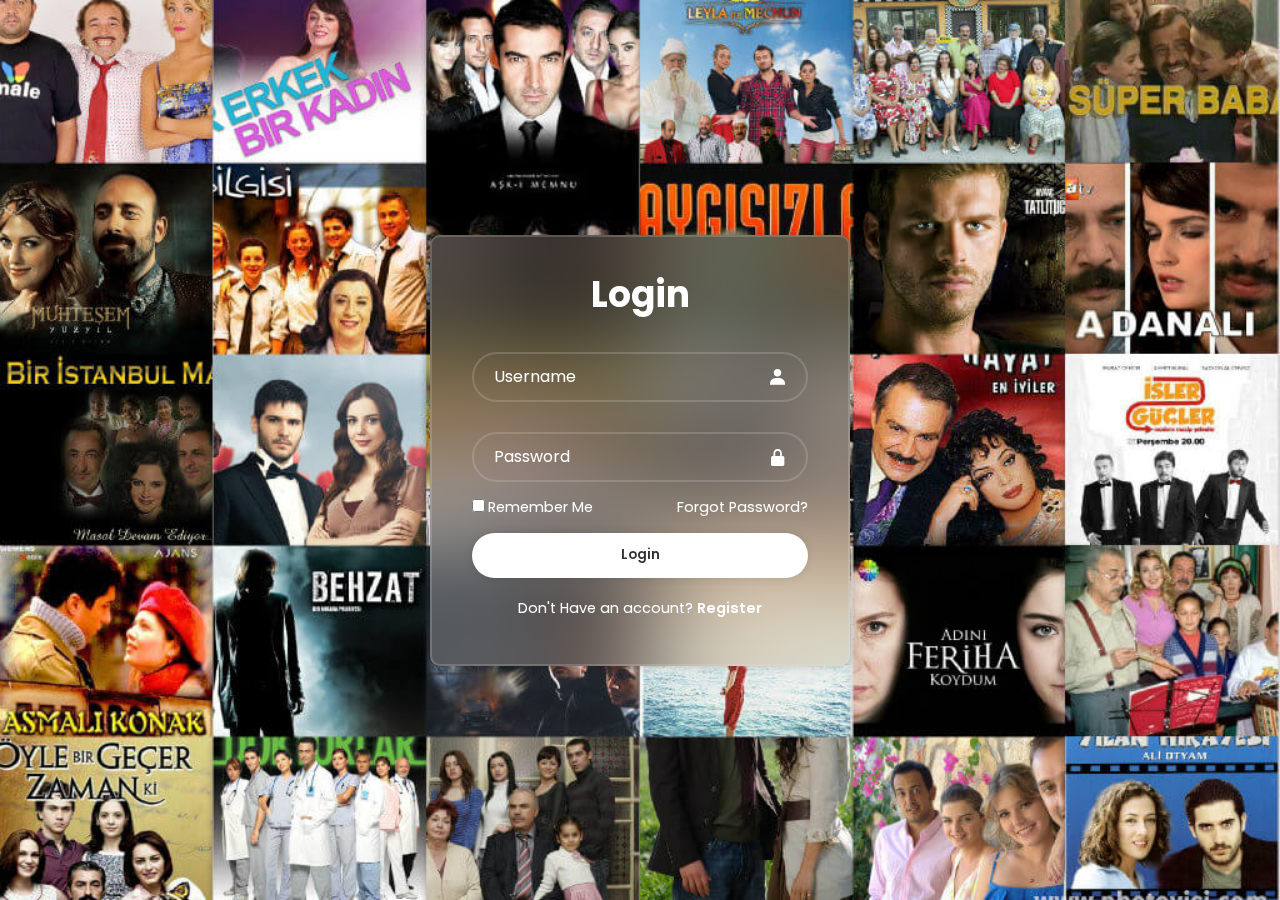
<file: index.html>
<!DOCTYPE html>
<html lang="en">
<head>
    <meta charset="UTF-8">
    <meta name="viewport" content="width=device-width, initial-scale=1.0">
    <title>Sign In</title>
    <link rel="stylesheet" href="loginStyle.css">
    <link href='https://unpkg.com/boxicons@2.1.4/css/boxicons.min.css' rel='stylesheet'>
</head>
<body>
    <div class="wrapper">
        <form action="home.html">
            <h1>Login</h1>
            <div class="input-box">
                <input type="text" placeholder="Username" required>
                <i class='bx bxs-user'></i>
            </div>
            <div class="input-box">
                <input type="password" placeholder="Password" required>
                <i class='bx bxs-lock-alt' ></i>
            </div>

            <div class="remember-forgot">
                <label><input type="checkbox">Remember Me</label>
                <a href="#">Forgot Password?</a>
            </div>

            <button type="submit" class="btn">Login</button>

            <div class="register-link">
                <p>Don't Have an account? <a href="#">Register</a></p>
            </div>
        </form>
    </div>
</body>
</html>
</file>
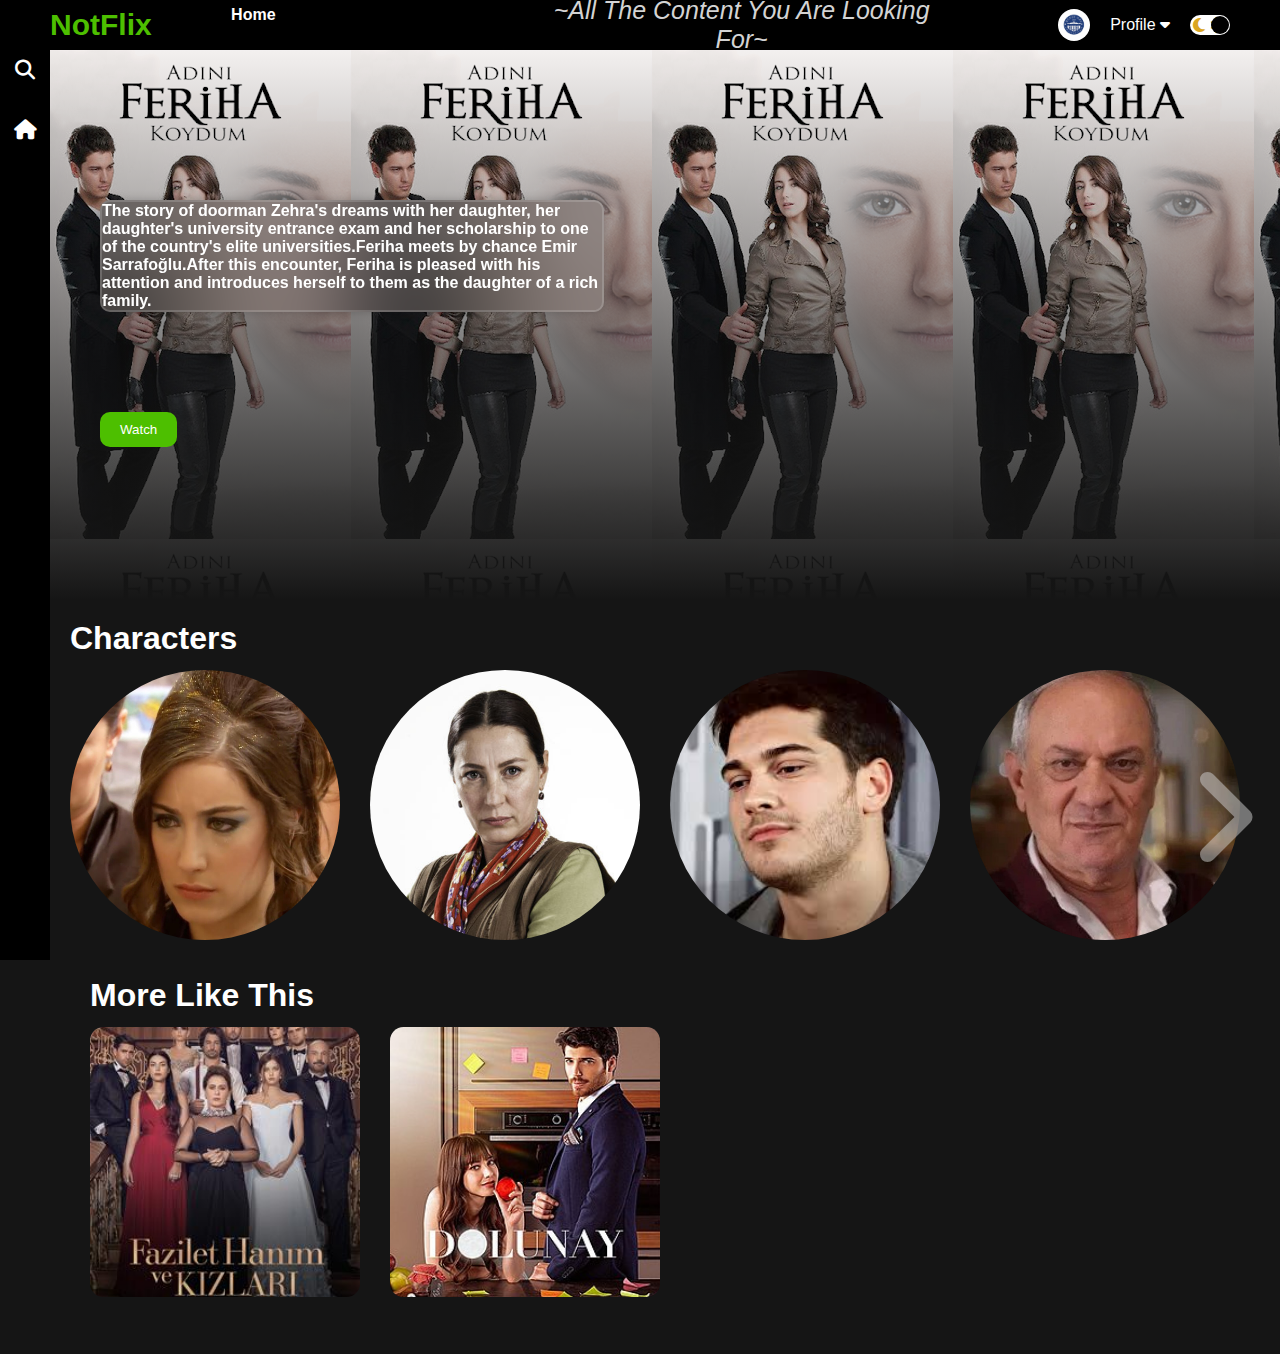
<file: afk.html>
<!DOCTYPE html>
<html lang="en">
<head>
    <meta charset="UTF-8">
    <meta name="viewport" content="width=device-width, initial-scale=1.0">
    <link rel = "stylesheet" href = "afk-kizilcik.css">
    <link rel="stylesheet" href="https://cdnjs.cloudflare.com/ajax/libs/font-awesome/6.5.1/css/all.min.css">
    <title>Adını Feriha Koydum</title>
</head>
<body>
    <!--Navbar yukarıda sidebar sol tarafta-->
    <div class="navbar">
        <div class="navbar-container">
            <div class="logo-container">
                <h1 class ="logo">NotFlix</h1>
            </div>
            <div class="menu-container">
                <ul class="menu-list">
                    <li><a class = 'menu-list-item' style="font-weight: bold;" href="home.html">Home</a></li>
                    <li class="menu-list-item1">~All The Content You Are Looking For~</li>
                </ul>
            </div>
            <div class="profile-container">
                <img class = 'profile-picture' src="images/picture.jpg" alt = "">
                <div class="profile-text-container">
                    <span class = "profile-text">Profile</span>
                    <i id= "downArrow" class="fa-solid fa-caret-down"></i>
                    <button class="logout-button"id="logoutButton" onclick="logout()">Logout</button>
                </div>
                <div class="toggle">
                    <i class="fa-solid fa-moon toggle-icon"></i>
                    <i class="fa-solid fa-sun toggle-icon"></i>
                    <div class="toggle-ball"></div>
                </div>
            </div>
        </div>
    </div>
    <div class="sidebar">
        <!--search bar test-->
        <div class="search-container">
            
            <div class="search-icon" id="searchIcon"><i class="left-menu-icon fa-solid fa-magnifying-glass"></i></div>
            <input type="text" id="searchInput" class="search-bar" placeholder="Search...">
          </div>
        <!--search bar test-->
        <a href="home.html"><i class="left-menu-icon fa-solid fa-house"></i></a>
        
    </div>
    <div class="container">
        <div class="content-container">
            <div class="featured-content"
            style="background: linear-gradient(to bottom, rgba(0,0,0,0), #151515), url('images/d8d1faa5ceb88c4c5513d3ec76eff325.png');"
            >
            <p class = "featured-desc">The story of doorman Zehra's dreams with her daughter, her daughter's university entrance exam and her scholarship to one of the country's elite universities.Feriha meets by chance Emir Sarrafoğlu.After this encounter, Feriha is pleased with his attention and introduces herself to them as the daughter of a rich family.
            </p>
            <a href = "https://www.youtube.com/watch?v=SZqtHBFmP04&list=PLcD5SoBduEo-dQhomhAkfERH8bX8_kBbT">
                <button class = "featured-button">Watch</button>
            </a>
            </div>
            <div class="movie-list-container">
                <h1 class="movie-list-title">Characters</h1>
                <div class="movie-list-wrapper">
                    <div class="movie-list">
                        <div class="movie-list-item">
                            <img class ="movie-list-item-img"src="images/798d29bcferiha.jpg" alt="">
                            <span class ="movie-list-item-title">Hazal Kaya</span>
                            <p class="movie-list-item-desc">Feriha Yılmaz:In the series, she plays the role of the son of a doorman family. She chases after his love by lying.</p>
                        </div>
                        <div class="movie-list-item">
                            <img class ="movie-list-item-img"src="images/vahide-gordum-500x500.png" alt="">
                            <span class ="movie-list-item-title">Vahide Gördüm</span>
                            <p class="movie-list-item-desc">Zehra Yılmaz:She plays the role of Feriha's mother. She plays the role of a devoted mother.</p>
                        </div>
                        <div class="movie-list-item">
                            <img class ="movie-list-item-img"src="images/images.jpeg" alt="">
                            <span class ="movie-list-item-title">Çağatay Ulusoy</span>
                            <p class="movie-list-item-desc">Emir Sarrafoğlu:He plays the role of the child of a rich family who grew up in very good conditions. He is in love with Feriha.</p>
                        </div>
                        <div class="movie-list-item">
                            <img class ="movie-list-item-img"src="images/metin-cekmez.jpg" alt="">
                            <span class ="movie-list-item-title">Metin Çekmez</span>
                            <p class="movie-list-item-desc">Rıza Yılmaz: He is Feriha's father. He plays the role of a conservative family man.</p>
                        </div>
                        <div class="movie-list-item">
                            <img class ="movie-list-item-img"src="images/s-ea31460ef30d53533d4a7b3e6deae9a13ad0100c.webp" alt="">
                            <span class ="movie-list-item-title">Ufuk Tan Altunkaya</span>
                            <p class="movie-list-item-desc">Halil:He is the person to whom Feriha was forcibly engaged. He loves Feriha very much and it is platonic.</p>
                        </div>
                        
                    </div>
                    <i class="fa-solid fa-angle-right arrow"></i>


                    <div class="movie-list-container">
                        <h1 class="movie-list-title">More Like This</h1>
                        <div class="movie-list-wrapper">
                            <div class="movie-list">
                                <div class="movie-list-item">
                                    <a href="https://www.youtube.com/watch?v=ICEMRQeZX-s&list=PLZOaduei3CJwVtTa2cpPx5SspnqtU2tOw" target="_blank">
                                    <img class ="movie-list-item-img-banner"src="images/e61acd33-a051-4fdf-8e70-ec6f7c29e682.jpg" alt="">
                                    <span class ="movie-list-item-title">Fazilet Hanım ve Kızları </span>
                                    <p class="movie-list-item-desc">Fazilet Hanım, who lives her life dreaming of a rich life and sees the way to achieve this in her daughters, comes to terms with her anger towards her life and her past through her daughters.</p>
                                   
                                
                                </div>
                                <div class="movie-list-item">
                                    <a href="https://www.youtube.com/watch?v=mjtAlKw88Lo&list=PLguVCtIx1ZQG9NXPjczxCf7Eq-A6Hjt6e" target="_blank">
                                    <img class ="movie-list-item-img-banner"src="images/Dolunay.jpg" alt="">
                                    <span class ="movie-list-item-title">Dolunay</span>
                                    <p class="movie-list-item-desc">Nazlı, who wants to be a professional chef, dreams of opening her own restaurant. To make a living, Nazlı becomes the private chef of rich businessman Ferit. Ferit and Nazlı, who become closer through coincidences, experience an impossible love.</p>
                                    </div>
                </div>
            </div>
        </div>
    </div>
    <script src="searchBar.js"></script>
    <script src="slider.js"></script>
    <script src="colorMode.js"></script>
    <script src="logout.js"></script>
</body>
</html>
</file>
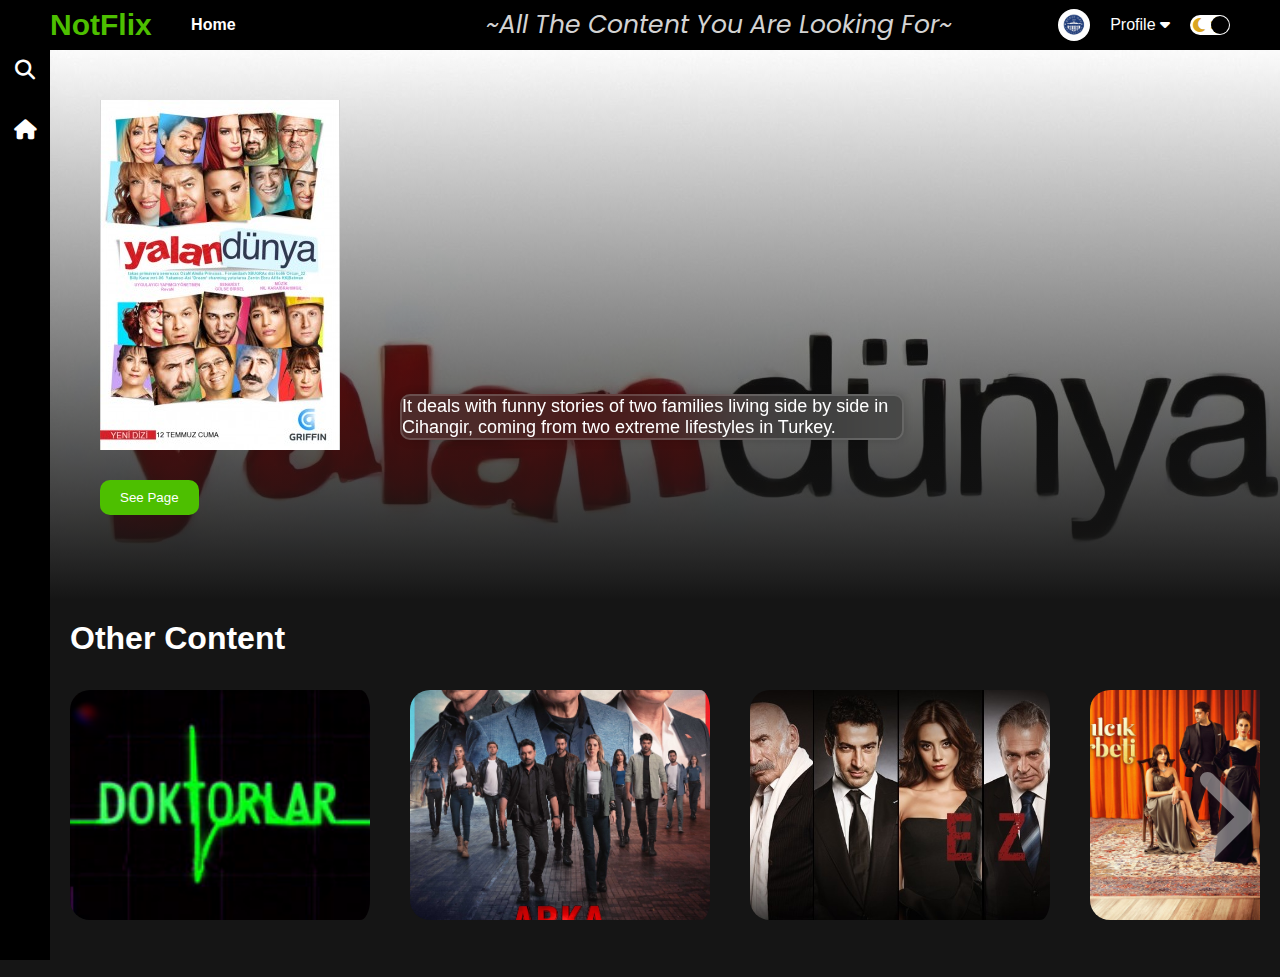
<file: home.html>
<!DOCTYPE html>
<html lang="en">
<head>
    <meta charset="UTF-8">
    <meta name="viewport" content="width=device-width, initial-scale=1.0">
    <link rel = "stylesheet" href = "style.css">
    <link rel="stylesheet" href="https://cdnjs.cloudflare.com/ajax/libs/font-awesome/6.5.1/css/all.min.css">
    <title>Home</title>
</head>
<body>
    <!--Navbar yukarıda sidebar sol tarafta-->
    <div class="navbar">
        <div class="navbar-container">
            <div class="logo-container">
                <h1 class ="logo">NotFlix</h1>
            </div>
            <div class="menu-container">
                <ul class="menu-list">
                    <li><a class = 'menu-list-item' style="font-weight: bold;" href="home.html">Home</a></li>
                    <li class="menu-list-item1">~All The Content You Are Looking For~</li>
                    
                </ul>
            </div>
            <div class="profile-container">
                <img class = 'profile-picture' src="images/picture.jpg" alt = "">
                <div class="profile-text-container">
                    <span class = "profile-text">Profile</span>
                    <i id= "downArrow" class="fa-solid fa-caret-down"></i>
                    <button class="logout-button"id="logoutButton" onclick="logout()">Logout</button>
                </div>
                <div class="toggle">
                    <i class="fa-solid fa-moon toggle-icon"></i>
                    <i class="fa-solid fa-sun toggle-icon"></i>
                    <div class="toggle-ball"></div>
                </div>
            </div>
        </div>
    </div>
    <div class="sidebar">
        <!--search bar test-->
        <div class="search-container">
            <div class="search-icon" id="searchIcon"><i class="left-menu-icon fa-solid fa-magnifying-glass"></i></div>
            <input type="text" id="searchInput" class="search-bar" placeholder="Search...">
          </div>
        <!--search bar test-->
        <a href="home.html"><i class="left-menu-icon fa-solid fa-house"></i></a>
    </div>
    <div class="container">
        <div class="content-container">
            <div class="featured-content"
            style="background: linear-gradient(to bottom, rgba(0,0,0,0), #151515), url('images/yalan.jpg');"
            >
            <img class = "featured-title" src = "images/ydunyafis.jpg" alt ="">
            <p class = "featured-desc">It deals with funny stories of two families living side by side in Cihangir, coming from two extreme lifestyles in Turkey.</p>
            <a href = "yalandunya.html">
                <button class = "featured-button">See Page</button>
            </a>
            </div>
            <div class="movie-list-container">
                <h1 class="movie-list-title">Other Content</h1>
                <div class="movie-list-wrapper">
                    <div class="movie-list">
                        <div class="movie-list-item">
                            <img class ="movie-list-item-img"src="images/doktorlar.png" alt="">
                            <span class ="movie-list-item-title">Doktorlar</span>
                            <p class="movie-list-item-desc">The story of a group of young surgons who started training at Turkey's most famous and best hospital.</p>
                            
                            <a href = "doktorlar.html">
                                <button class = "movie-list-item-button">See Page</button>
                            </a>
                        </div>
                        <div class="movie-list-item">
                            <img class ="movie-list-item-img"src="images/arka-sokaklar.jpeg" alt="">
                            <span class ="movie-list-item-title">Arka Sokaklar</span>
                            <p class="movie-list-item-desc">Family lives and adventures of police officers working in a special team at the Istanbul Police Department.</p>
                            <a href = "arka_sokaklar.html">
                                <button class = "movie-list-item-button">See Page</button>
                            </a>
                        </div>
                        <div class="movie-list-item">
                            <img class ="movie-list-item-img"src="images/ezel.jpg" alt="">
                            <span class ="movie-list-item-title">Ezel</span>
                            <p class="movie-list-item-desc">Ezel struggles to uncover the secrets of the past and achieve justice against his enemies.</p>
                            <a href = "ezel.html">
                                <button class = "movie-list-item-button">See Page</button>
                            </a>
                        </div>
                        <div class="movie-list-item">
                            <img class ="movie-list-item-img"src="images/kizilcik-serbeti.jpg" alt="">
                            <span class ="movie-list-item-title">Kızılcık Şerbeti</span>
                            <p class="movie-list-item-desc">It is a love story between two extreme families whose truth are the same but their methods are different.</p>
                            <a href = "kizilcik-serbo.html">
                                <button class = "movie-list-item-button">See Page</button>
                            </a>
                        </div>
                        <div class="movie-list-item">
                            <img class ="movie-list-item-img"src="images/adınıFeriha.jpg" alt="">
                            <span class ="movie-list-item-title">Adını Feriha Koydum</span>
                            <p class="movie-list-item-desc">Zehra's doughter gets a scholarship to one of the elite universities. In the university exam and her personality discussed.</p>
                            <a href = "afk.html">
                                <button class = "movie-list-item-button">See Page</button>
                            </a>
                        </div>
                        <div class="movie-list-item">
                            <img class ="movie-list-item-img"src="images/muhyüzyıl.jpg" alt="">
                            <span class ="movie-list-item-title">Muhteşem Yüzyıl</span>
                            <p class="movie-list-item-desc">Magnificent Century tells the life of Ottoman Empire Sultan Suleiman I and Hürrem Sultan, and Hürrem Sultan's struggle for the throne for her children.</p>
                            <a href = "zehraPage.html">
                                <button class = "movie-list-item-button">See Page</button>
                            </a>
                        </div>
                        <div class="movie-list-item">
                            <img class ="movie-list-item-img"src="images/askimemnu.jpg" alt="">
                            <span class ="movie-list-item-title">Aşkı Memnu</span>
                            <p class="movie-list-item-desc">It is about Adnan Bey, who is left with his two children named Nihal and Bülent after his wife İnci dies, then he marries Bihter and Bihter cheats on him with Behlül.</p>
                            <a href = "zehrap2.html">
                                <button class = "movie-list-item-button">See Page</button>
                            </a>
                        </div>
                    </div>
                    <i class="fa-solid fa-angle-right arrow"></i>
                </div>
            </div>
        </div>
    </div>
    <script src="searchBar.js"></script>
    <script src="slider.js"></script>
    <script src="colorMode.js"></script>
    <script src="logout.js"></script>

</body>
</html>
</file>
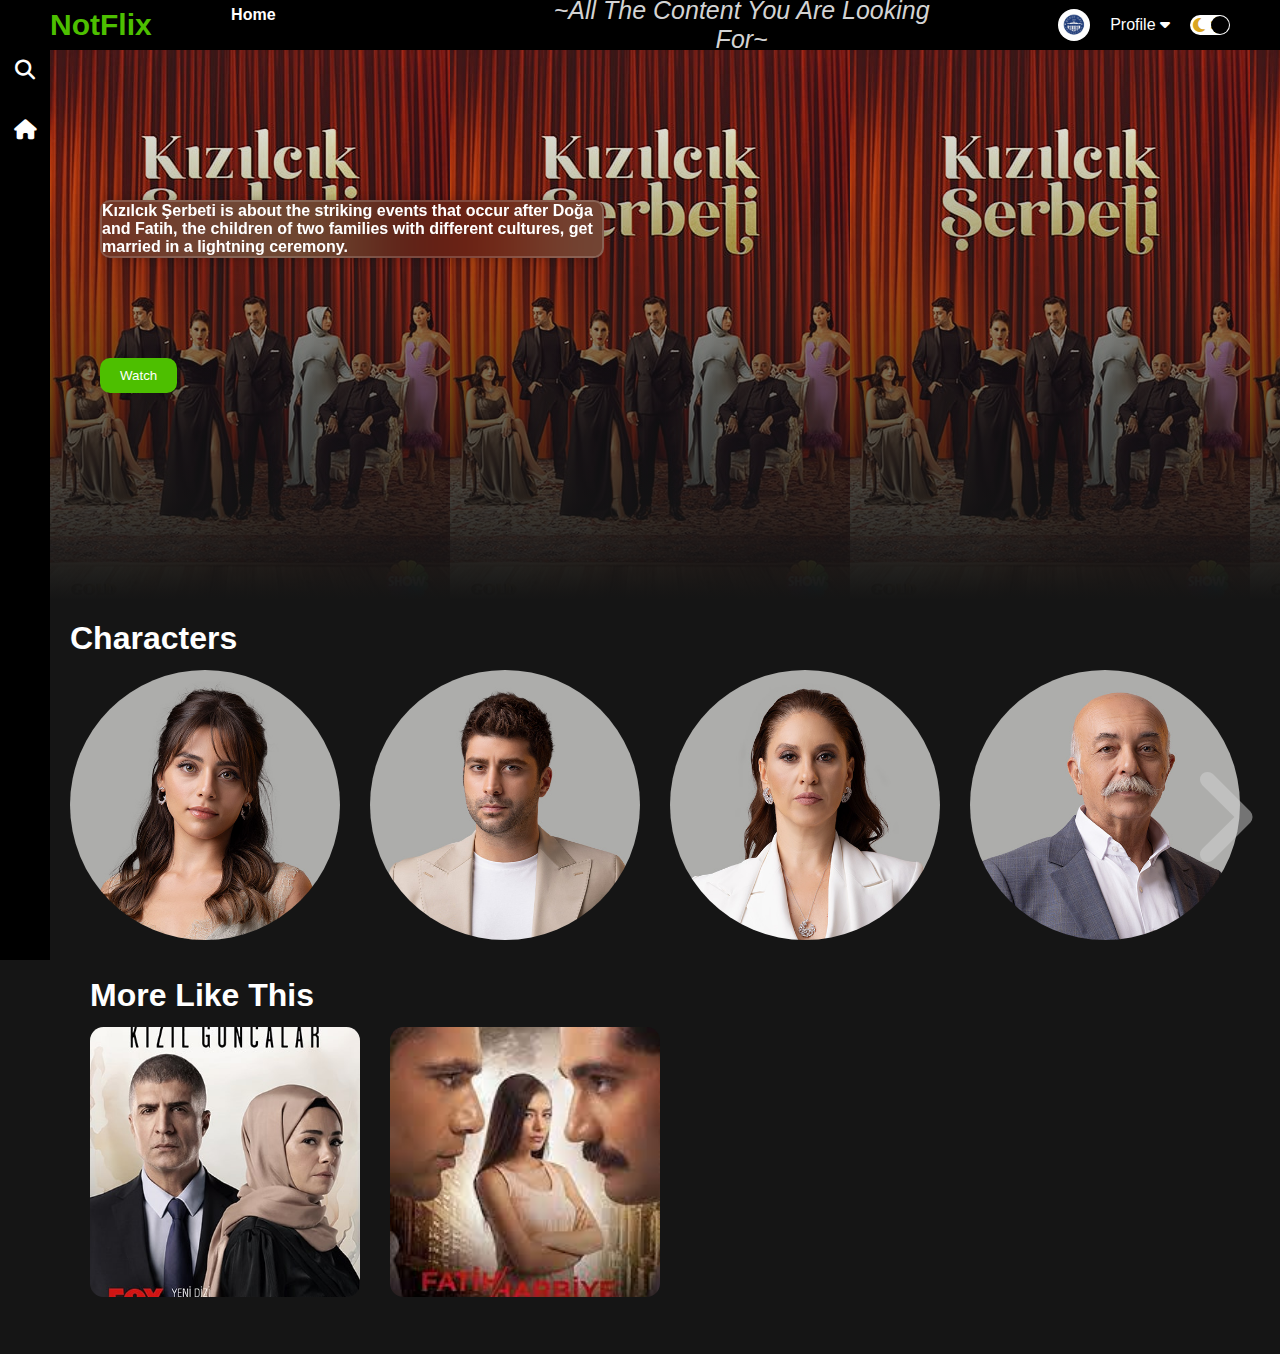
<file: kizilcik-serbo.html>
<!DOCTYPE html>
<html lang="en">
<head>
    <meta charset="UTF-8">
    <meta name="viewport" content="width=device-width, initial-scale=1.0">
    <link rel = "stylesheet" href = "afk-kizilcik.css">
    <link rel="stylesheet" href="https://cdnjs.cloudflare.com/ajax/libs/font-awesome/6.5.1/css/all.min.css">
    <title>Kızılcık Şerbeti</title>
</head>
<body>
    <!--Navbar yukarıda sidebar sol tarafta-->
    <div class="navbar">
        <div class="navbar-container">
            <div class="logo-container">
                <h1 class ="logo">NotFlix</h1>
            </div>
            <div class="menu-container">
                <ul class="menu-list">
                    <li><a class = 'menu-list-item' style="font-weight: bold;" href="home.html">Home</a></li>
                    <li class="menu-list-item1">~All The Content You Are Looking For~</li>
                </ul>
            </div>
            <div class="profile-container">
                <img class = 'profile-picture' src="images/picture.jpg" alt = "">
                <div class="profile-text-container">
                    <span class = "profile-text">Profile</span>
                    <i id= "downArrow" class="fa-solid fa-caret-down"></i>
                    <button class="logout-button"id="logoutButton" onclick="logout()">Logout</button>
                </div>
                <div class="toggle">
                    <i class="fa-solid fa-moon toggle-icon"></i>
                    <i class="fa-solid fa-sun toggle-icon"></i>
                    <div class="toggle-ball"></div>
                </div>
            </div>
        </div>
    </div>
    <div class="sidebar">
        <!--search bar test-->
        <div class="search-container">
            
            <div class="search-icon" id="searchIcon"><i class="left-menu-icon fa-solid fa-magnifying-glass"></i></div>
            <input type="text" id="searchInput" class="search-bar" placeholder="Search...">
          </div>
        <!--search bar test-->
        <a href="home.html"><i class="left-menu-icon fa-solid fa-house"></i></a>
        
    </div>
    <div class="container">
        <div class="content-container">
            <div class="featured-content"
            style="background: linear-gradient(to bottom, rgba(0,0,0,0), #151515), url('images/KızılcıkŞerbeti.jpg');"
            >
            <p class = "featured-desc">Kızılcık Şerbeti is about the striking events that occur after Doğa and Fatih, the children of two families with different cultures, get married in a lightning ceremony.</p>
            <a href = "https://www.youtube.com/watch?v=X_yBRarj8lE&list=PLusr3qjmF4tA8NqLIba4SEhtyWkL9G6uz&index=46">
                <button class = "featured-button">Watch</button>
            </a>
            </div>
            <div class="movie-list-container">
                <h1 class="movie-list-title">Characters</h1>
                <div class="movie-list-wrapper">
                    <div class="movie-list">
                        <div class="movie-list-item">
                            <img class ="movie-list-item-img"src="images/sila-turkoglu-500x500.png" alt="">
                            <span class ="movie-list-item-title">Sıla Türkoğlu</span>
                            <p class="movie-list-item-desc">Doğa Korkmaz:Doğa is Kıvılcım's elder daughter. She is idealistic and hardworking like his mother. She is Fatih's wife.</p>
                        </div>
                        <div class="movie-list-item">
                            <img class ="movie-list-item-img"src="images/dogukan-gungor-500x500.png" alt="">
                            <span class ="movie-list-item-title">Doğukan Güngör</span>
                            <p class="movie-list-item-desc">Fatih Ünal:He is the youngest son of Abdullah. When he falls in love with Doğa and gets married, it is important for him to get his father's approval.</p>
                        </div>
                        <div class="movie-list-item">
                            <img class ="movie-list-item-img"src="images/evrim-alasya-500x500.png" alt="">
                            <span class ="movie-list-item-title">Evrim Alasya</span>
                            <p class="movie-list-item-desc">Kıvılcım Arslan:For Kıvılcım, life consists of principles. She is very organized, systematic and punctual. As her rose in her career, his profession became her identity.</p>
                        </div>
                        <div class="movie-list-item">
                            <img class ="movie-list-item-img"src="images/settar-tanriogen-500x500.png" alt="">
                            <span class ="movie-list-item-title">Settar Tanriöğen</span>
                            <p class="movie-list-item-desc">Abdullah Ünal: He is a good family man and a fatherly man. In addition to being a successful man who is devoted to his wife and children, he is also the head of the family.</p>
                        </div>
                        <div class="movie-list-item">
                            <img class ="movie-list-item-img"src="images/sibel-tascioglu-500x500.png" alt="">
                            <span class ="movie-list-item-title">Sibel Taşçıoğlu</span>
                            <p class="movie-list-item-desc">Pembe Ünal:For Pembe, life consists of her husband and children. She is a constructive, cheerful, meticulous and organized woman.</p>
                        </div>
                        <div class="movie-list-item">
                            <img class ="movie-list-item-img"src="images/baris-kilic-500x500.png" alt="">
                            <span class ="movie-list-item-title">Barış Kılıç</span>
                            <p class="movie-list-item-desc">Ömer Ünal:Ömer is Abdullah Ünal's brother. He is the head of the foreign investments of Ünal Group of Companies.</p>
                        </div>
                        <div class="movie-list-item">
                            <img class ="movie-list-item-img"src="images/mujde-uzman-500x500.png" alt="">
                            <span class ="movie-list-item-title">Müjde Uzman</span>
                            <p class="movie-list-item-desc">Alev Arslan:She is Kıvılcım's flighty sister. She does not hold back and says the first thing that comes to her mind.</p>                      
                        </div>
                    </div>
                    <i class="fa-solid fa-angle-right arrow"></i>


                    <div class="movie-list-container">
                        <h1 class="movie-list-title">More Like This</h1>
                        <div class="movie-list-wrapper">
                            <div class="movie-list">
                                <div class="movie-list-item">
                                    <a href="https://www.youtube.com/watch?v=kJiPjewTae4" target="_blank">
                                    <img class ="movie-list-item-img-banner"src="images/KızılGoncalar.jpg" alt="">
                                    <span class ="movie-list-item-title">Kızıl Goncalar </span>
                                    <p class="movie-list-item-desc">Red Goncalar is about the intersecting fates of Levent, a secular Ataturkist, and Meryem, who lives in a bigoted sect.</p>
                                   
                                
                                </div>
                                <div class="movie-list-item">
                                    <a href="https://www.youtube.com/watch?v=cOw-QQvHnvM&list=PL35KDZ09WlK8cKpYLY7gM_wZ13zSUM69s" target="_blank">
                                    <img class ="movie-list-item-img-banner"src="images/indir.jpeg" alt="">
                                    <span class ="movie-list-item-title">Fatih Harbiye</span>
                                    <p class="movie-list-item-desc">Neriman, a young girl from Fatih who is stuck between tradition and modernity. On the one hand, Neriman's childhood sweetheart Şinasi, with whom she grew up in Fatih. On the other hand, the handsome Macit, from the wealthy upper class of modern Istanbul.</p>
                                </div>
                    
                </div>
            </div>
        </div>
    </div>
    <script src="searchBar.js"></script>
    <script src="slider.js"></script>
    <script src="colorMode.js"></script>
    <script src="logout.js"></script>
</body>
</html>
</file>
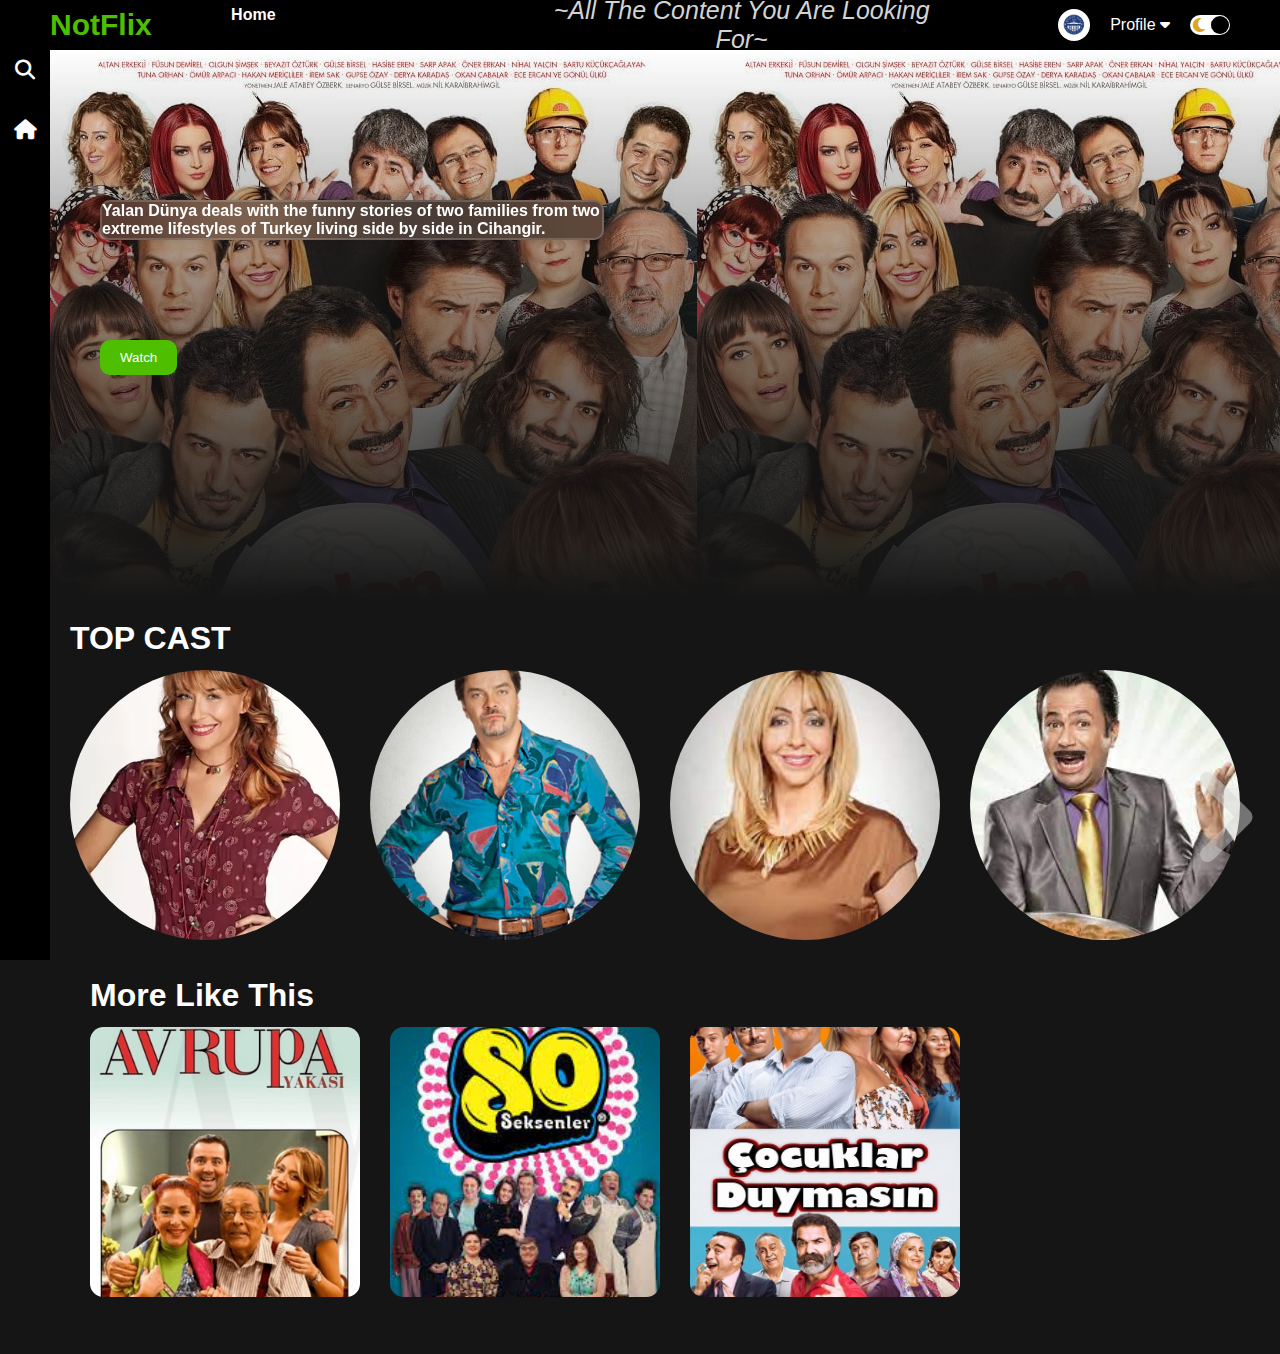
<file: yalandunya.html>
<!DOCTYPE html>
<html lang="en">
<head>
    <meta charset="UTF-8">
    <meta name="viewport" content="width=device-width, initial-scale=1.0">
    <link rel = "stylesheet" href = "tlhstyle.css">
    <link rel="stylesheet" href="https://cdnjs.cloudflare.com/ajax/libs/font-awesome/6.5.1/css/all.min.css">
    <title>Yalan Dünya</title>
</head>
<body>
    <!--Navbar yukarıda sidebar sol tarafta-->
    <div class="navbar">
        <div class="navbar-container">
            <div class="logo-container">
                <h1 class ="logo">NotFlix</h1>
            </div>
            <div class="menu-container">
                <ul class="menu-list">
                    <li><a class = 'menu-list-item' style="font-weight: bold;" href="home.html">Home</a></li>
                    <li class="menu-list-item1">~All The Content You Are Looking For~</li>
                </ul>
            </div>
            <div class="profile-container">
                <img class = 'profile-picture' src="images/picture.jpg" alt = "">
                <div class="profile-text-container">
                    <span class = "profile-text">Profile</span>
                    <i id= "downArrow" class="fa-solid fa-caret-down"></i>
                    <button class="logout-button"id="logoutButton" onclick="logout()">Logout</button>
                </div>
                <div class="toggle">
                    <i class="fa-solid fa-moon toggle-icon"></i>
                    <i class="fa-solid fa-sun toggle-icon"></i>
                    <div class="toggle-ball"></div>
                </div>
            </div>
        </div>
    </div>
    <div class="sidebar">
       
        <div class="search-container">
            
            <div class="search-icon" id="searchIcon"><i class="left-menu-icon fa-solid fa-magnifying-glass"></i></div>
            <input type="text" id="searchInput" class="search-bar" placeholder="Search...">
          </div>
        
        <a href="home.html"><i class="left-menu-icon fa-solid fa-house"></i></a>
       
    </div>
    <div class="container">
        <div class="content-container">
            <div class="featured-content"
            style="background: linear-gradient(to bottom, rgba(0,0,0,0), #151515), url('images/yalantalha.jpg');"
            >
            
            <p class = "featured-desc">Yalan Dünya deals with the funny stories of two families from two extreme lifestyles of Turkey living side by side in Cihangir.  </p>
            <a href = "https://www.youtube.com/watch?v=9B33MeXdtec&list=PLVwqY9q2mFAxiTnjN-YudlVEJRNUfXUS7">
                <button class = "featured-button">Watch</button>
            </a>
            </div>
            <div class="movie-list-container">
                <h1 class="movie-list-title">TOP CAST</h1>
                <div class="movie-list-wrapper">
                    <div class="movie-list">
                        <div class="movie-list-item">
                            <img class ="movie-list-item-img"src="images/deniz.webp" alt="">
                            <span class ="movie-list-item-title">Gülse Birsel </span>
                            <p class="movie-list-item-desc">Deniz Alsancak:   Deniz, who came to Istanbul from Izmir to do departmental acting, moves to the rented apartment of the Kocabaş family after he got the lead role in the series where he will do departmental acting thanks to a coincidence.</p>
                        
                        </div>
                        <div class="movie-list-item">
                            <img class ="movie-list-item-img"src="images/rıza.jpg" alt="">
                            <span class ="movie-list-item-title">Beyazıt Öztürk</span>
                            <p class="movie-list-item-desc">Rıza Kocabaş: Although Kocabaş was contracted with Nurhayat due to the pressure of his family, he is not interested in her. In the first part of the series, a relationship begins between Riza and Deniz, who Decrees to leave Nurhayat.</p>
                            
                        </div>
                        <div class="movie-list-item">
                            <img class ="movie-list-item-img"src="images/gülistan.jpeg" alt="">
                            <span class ="movie-list-item-title">Hasibe Eren</span>
                            <p class="movie-list-item-desc">Gülistan Çakaler: She is a house girl in her forties, with no manners, who is in trouble for skipping class. She and Selahattin have an unhappy marriage.</p>
                            
                        </div>
                        <div class="movie-list-item">
                            <img class ="movie-list-item-img"src="images/selahattin.jpeg" alt="">
                            <span class ="movie-list-item-title">Olgun Şimşek</span>
                            <p class="movie-list-item-desc">Selahattin: Selahattin is the Namıyamanlı good-for-nothing son-in-law of the Kocabaş family. He is cheating on Gulistan with his mistress Tulay. Because he can do all kinds of work, he goes from shape to shape in every department.</p>
                            
                        </div>
                        <div class="movie-list-item">
                            <img class ="movie-list-item-img"src="images/tülay.jpeg" alt="">
                            <span class ="movie-list-item-title">İrem Sak</span>
                            <p class="movie-list-item-desc">Tülay Ünlü: She is Selahattin's mistress. She is a naive girl who works at the pavilion and is in love with Selahattin.</p>
                            
                        </div>
                        <div class="movie-list-item">
                            <img class ="movie-list-item-img"src="images/emir.jpg" alt="">
                            <span class ="movie-list-item-title">Sarp Apak</span>
                            <p class="movie-list-item-desc">Emir Danışman: He is a rich and spoiled actor.</p>
                            
                        </div>
                        <div class="movie-list-item">
                            <img class ="movie-list-item-img"src="images/açılay.jpg" alt="">
                            <span class ="movie-list-item-title">Nihal Yalçın</span>
                            <p class="movie-list-item-desc">Açıklay Tan: She is the roommate Deniz met on the set. He likes to stand out with his neuroticism and art.</p>
                            
                        </div>
                    </div>
                    <i class="fa-solid fa-angle-right arrow"></i>
                    <div class="movie-list-container">
                        <h1 class="movie-list-title">More Like This</h1>
                        <div class="movie-list-wrapper">
                            <div class="movie-list">
                                <div class="movie-list-item">
                                    <a href="https://www.youtube.com/watch?v=GEwyh7zIY_I&list=PLDBem4OrlfANo1KXzo4sRKqz-uflGTphY" target="_blank">
                                    <img class ="movie-list-item-img-banner"src="images/avrupayakası.jpeg" alt="">
                                    <span class ="movie-list-item-title">Avrupa Yakası </span>
                                    <p class="movie-list-item-desc">Avrupa Yakası is a Turkish television series in the sitcom genre that was broadcast on ATV between 2004 and 2009. The funny story of the Sütçüoğlu family living in Nişantaşı and the employees and relatives of Avrupa Yakası magazine is told.</p>
                                   
                                
                                </div>
                                <div class="movie-list-item">
                                    <a href="https://www.youtube.com/watch?v=d2w31NUlYt8&list=PLm3-FYEZRvRdBe2urivbgvDSW0U3lNXZN" target="_blank">
                                    <img class ="movie-list-item-img-banner"src="images/seksenler.jpeg" alt="">
                                    <span class ="movie-list-item-title">Seksenler</span>
                                    <p class="movie-list-item-desc">It tells the story of people living in a small neighborhood of Istanbul in the eighties.</p>
                                    
                                </div>
                                <div class="movie-list-item">
                                    <a href="https://www.youtube.com/watch?v=dW77dZ1kkJE&list=PLhX7sAsEPhq70roMGeoo-a1HcUNojHV1d" target="_blank">
                                    <img class ="movie-list-item-img-banner"src="images/cocuklarduymasin.jpeg" alt="">
                                    <span class ="movie-list-item-title">Çocuklar Duymasın</span>
                                    <p class="movie-list-item-desc">The marriages, relationships with friends, business lives and small domestic problems of Haluk, the harsh, jeolus man, and Meltem, who is modern, at the peak of her career and never gives up on the expectation of romance, are at the forefront as always.</p>
                    
                </div>
            </div>
        </div>
    </div>
    <script src="searchBar.js"></script>
    <script src="slider.js"></script>
    <script src="colorMode.js"></script>
    <script src="logout.js"></script>
</body>
</html>
</file>
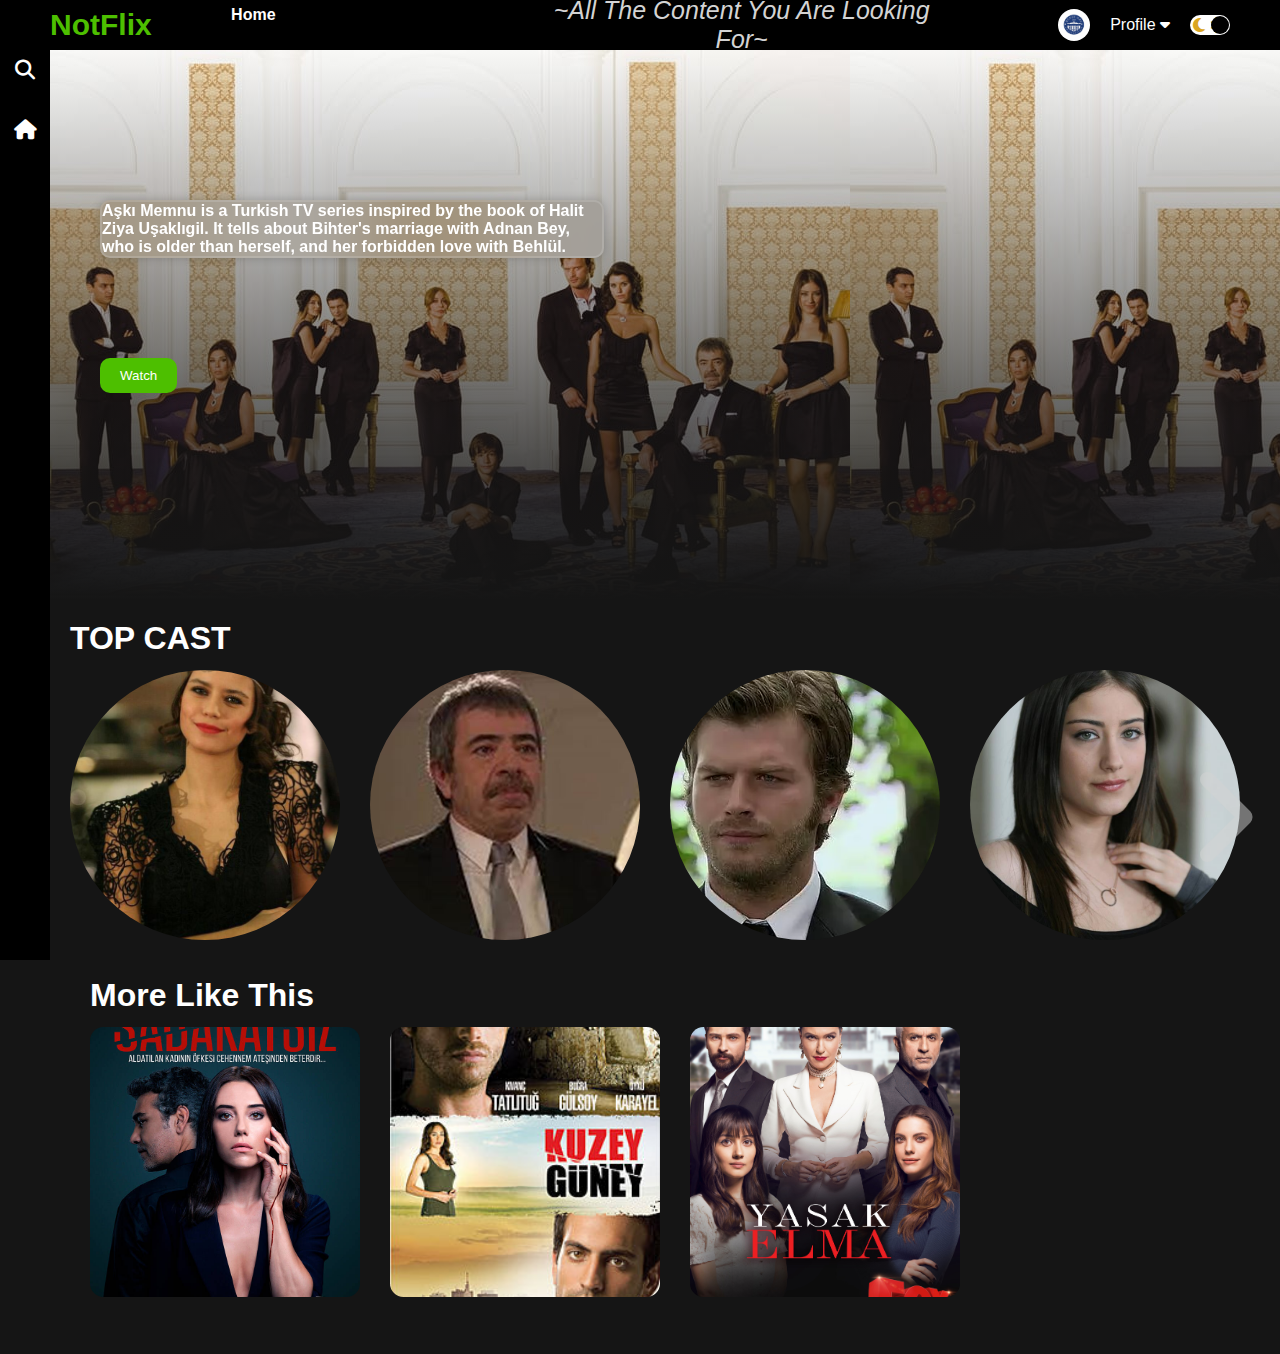
<file: zehrap2.html>
<!DOCTYPE html>
<html lang="en">
<head>
    <meta charset="UTF-8">
    <meta name="viewport" content="width=device-width, initial-scale=1.0">
    <link rel = "stylesheet" href = "zehraStyle.css">
    <link rel="stylesheet" href="https://cdnjs.cloudflare.com/ajax/libs/font-awesome/6.5.1/css/all.min.css">
    <title>Aşkı Memnu</title>
</head>
<body>
    <!--Navbar yukarıda sidebar sol tarafta-->
    <div class="navbar">
        <div class="navbar-container">
            <div class="logo-container">
                <h1 class ="logo">NotFlix</h1>
            </div>
            <div class="menu-container">
                <ul class="menu-list">
                    <li><a class = 'menu-list-item' style="font-weight: bold;" href="home.html">Home</a></li>
                    <li class="menu-list-item1">~All The Content You Are Looking For~</li>
                </ul>
            </div>
            <div class="profile-container">
                <img class = 'profile-picture' src="images/picture.jpg" alt = "">
                <div class="profile-text-container">
                    <span class = "profile-text">Profile</span>
                    <i id= "downArrow" class="fa-solid fa-caret-down"></i>
                    <button class="logout-button"id="logoutButton" onclick="logout()">Logout</button>
                </div>
                <div class="toggle">
                    <i class="fa-solid fa-moon toggle-icon"></i>
                    <i class="fa-solid fa-sun toggle-icon"></i>
                    <div class="toggle-ball"></div>
                </div>
            </div>
        </div>
    </div>
    <div class="sidebar">
       
        <div class="search-container">
            
            <div class="search-icon" id="searchIcon"><i class="left-menu-icon fa-solid fa-magnifying-glass"></i></div>
            <input type="text" id="searchInput" class="search-bar" placeholder="Search...">
          </div>
        
          <a href="home.html"><i class="left-menu-icon fa-solid fa-house"></i></a>
    </div>
    <div class="container">
        <div class="content-container">
            <div class="featured-content"
            style="background: linear-gradient(to bottom, rgba(0,0,0,0), #151515), url('images/askmem.jpg');"
            >
            <p class = "featured-desc">Aşkı Memnu is a Turkish TV series inspired by the book of Halit Ziya Uşaklıgil. It tells about Bihter's marriage with Adnan Bey, who is older than herself, and her forbidden love with Behlül.  </p>
            <a href = "https://www.youtube.com/watch?v=v-GYCHAc35Y&list=PLcrYdKVzfF1SW5S9na2xGv5BPatFQWgxy">
                <button class = "featured-button">Watch</button>
            </a>
            </div>
            <div class="movie-list-container">
                <h1 class="movie-list-title">TOP CAST</h1>
                <div class="movie-list-wrapper">
                    <div class="movie-list">
                        <div class="movie-list-item">
                            <img class ="movie-list-item-img"src="images/bihter.jpg" alt="">
                            <span class ="movie-list-item-title">Beren Saat </span>
                            <p class="movie-list-item-desc">Bihter Ziyagil:  Bihter, the daughter of a money-grubbing mother, marries an older man to spite her mother, but begins to have a deep love for her husband's nephew, Behlül.</p>
                        
                        </div>
                        <div class="movie-list-item">
                            <img class ="movie-list-item-img"src="images/adnan.jpg" alt="">
                            <span class ="movie-list-item-title">Selçuk Yöntem</span>
                            <p class="movie-list-item-desc">Adnan Ziyagil: After his wife's death, Adnan does not marry for his daughter Nihal for a while and then decides to marry Bihter.</p>
                            
                        </div>
                        <div class="movie-list-item">
                            <img class ="movie-list-item-img"src="images/behlül.webp" alt="">
                            <span class ="movie-list-item-title">Kıvanç Tatlıtuğ</span>
                            <p class="movie-list-item-desc">Behlül Haznedar: Behlül lost his family when he was a child, and then Adnan Bey raised him as his own son. He had a love relationship with Bihter, and decided to marry Nihal.</p>
                            
                        </div>
                        <div class="movie-list-item">
                            <img class ="movie-list-item-img"src="images/nihal.jpg" alt="">
                            <span class ="movie-list-item-title">Hazal Kaya</span>
                            <p class="movie-list-item-desc">Nihal Ziyagil: After her mother's death, Nihal became very attached to her father and had to deal with problems such as fainting. Matmazel raised her, she wants to marry Behlül and is jealous of him.</p>
                            
                        </div>
                        <div class="movie-list-item">
                            <img class ="movie-list-item-img"src="images/firdevs.webp" alt="">
                            <span class ="movie-list-item-title">Nebahat Çehre</span>
                            <p class="movie-list-item-desc">Firdevs Yöreoğlu: Firdevs' cheating on her husband caused her death, so she does not get along well with her daughter, Bihter.</p>
                            
                        </div>
                        <div class="movie-list-item">
                            <img class ="movie-list-item-img"src="images/peyker.webp" alt="">
                            <span class ="movie-list-item-title">Nur Fettahoğlu</span>
                            <p class="movie-list-item-desc">Peyker Yöreoğlu: She is Behlül's ex-lover, and she withdrew herself from this love triangle and chaos that occurred when she got married.</p>
                            
                        </div>
                        <div class="movie-list-item">
                            <img class ="movie-list-item-img"src="images/matmazel.webp" alt="">
                            <span class ="movie-list-item-title">Zerrin Tekindor</span>
                            <p class="movie-list-item-desc">Matmazel: She is Nihal's nanny and does not approve of Adnan Bey's marriage with Bihter.</p>
                            
                        </div>
                    </div>
                    <i class="fa-solid fa-angle-right arrow"></i>
                    <div class="movie-list-container">
                        <h1 class="movie-list-title">More Like This</h1>
                        <div class="movie-list-wrapper">
                            <div class="movie-list">
                                <div class="movie-list-item">
                                    <a href="https://www.youtube.com/watch?v=EaXci0EnhPo&list=PLl9kuuBU9PilnQA8Ldcwv6BCEL8LiqqHs"></a>
                                    <img class ="movie-list-item-img-banner"src="images/sadakatsiz.jpeg" alt="">
                                    <span class ="movie-list-item-title">Sadakatsiz </span>
                                    <p class="movie-list-item-desc">The series tells the story of the forbidden love of a married man who cheats on his wife and the events that follow.</p>
                                   
                                
                                </div>
                                <div class="movie-list-item">
                                    <a href="https://www.youtube.com/watch?v=YjEfvVX-V9c&list=PLfQotdmGfCty3w2e8CHPspq1FWNQcrHMa" target="_blank">
                                    <img class ="movie-list-item-img-banner"src="images/kuzey.jpg" alt="">
                                    <span class ="movie-list-item-title">Kuzey Güney</span>
                                    <p class="movie-list-item-desc">It is about the love of two brothers for the same girl and the consequences of this love.</p>
                                    
                                </div>
                                <div class="movie-list-item">
                                    <a href="https://www.youtube.com/watch?v=Bg6idO0U7d8&list=PL5lvu13_TMfD2zL1SeVQva0b0Cwu11vjw" target="_blank"></a>
                                    <img class ="movie-list-item-img-banner"src="images/yasakel.jpg" alt="">
                                    <span class ="movie-list-item-title">Yasak Elma</span>
                                    <p class="movie-list-item-desc">The series begins with a woman finding a girl who will make her husband cheat in order to get high alimony while divorcing her husband, and then continues with many love triangles.</p>
                    
                </div>
            </div>
        </div>
    </div>
    <script src="searchBar.js"></script>
    <script src="slider.js"></script>
    <script src="colorMode.js"></script>
    <script src="logout.js"></script>
</body>
</html>
</file>
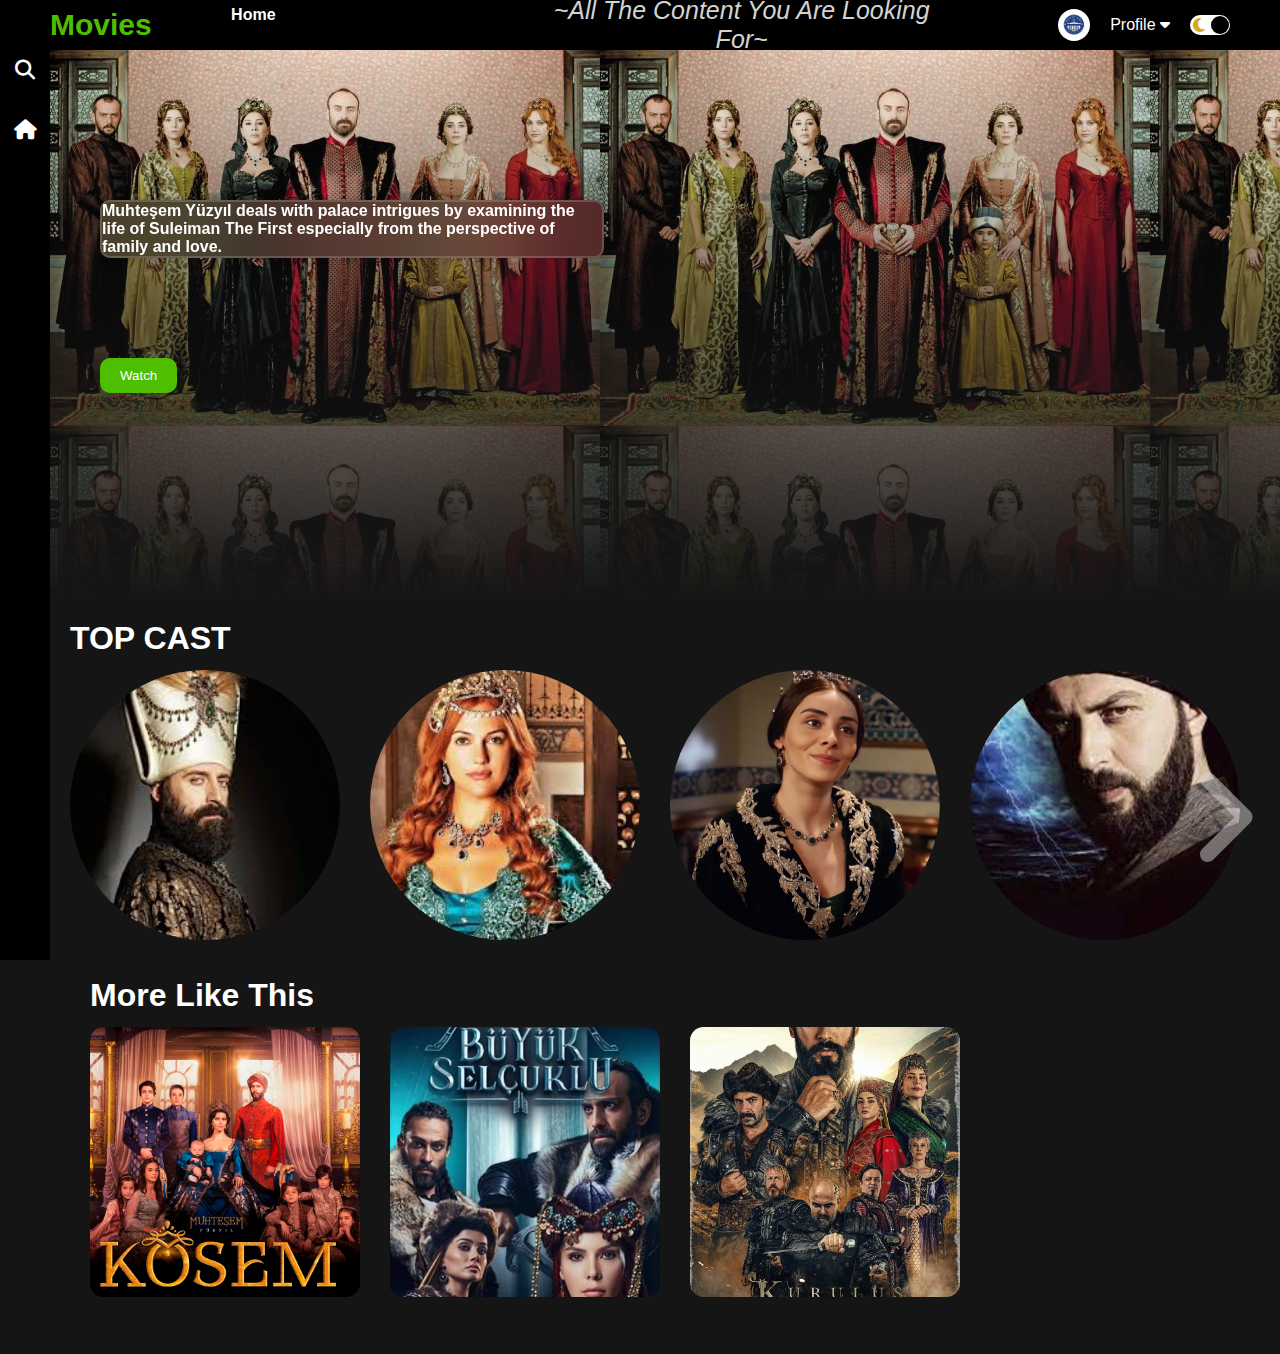
<file: zehraPage.html>
<!DOCTYPE html>
<html lang="en">
<head>
    <meta charset="UTF-8">
    <meta name="viewport" content="width=device-width, initial-scale=1.0">
    <link rel = "stylesheet" href = "zehraStyle.css">
    <link rel="stylesheet" href="https://cdnjs.cloudflare.com/ajax/libs/font-awesome/6.5.1/css/all.min.css">
    <title>Muhteşem Yüzyıl</title>
</head>
<body>
    <!--Navbar yukarıda sidebar sol tarafta-->
    <div class="navbar">
        <div class="navbar-container">
            <div class="logo-container">
                <h1 class ="logo">Movies</h1>
            </div>
            <div class="menu-container">
                <ul class="menu-list">
                    <li><a class = 'menu-list-item' style="font-weight: bold;" href="home.html">Home</a></li>
                    <li class="menu-list-item1">~All The Content You Are Looking For~</li>
                </ul>
            </div>
            <div class="profile-container">
                <img class = 'profile-picture' src="images/picture.jpg" alt = "">
                <div class="profile-text-container">
                    <span class = "profile-text">Profile</span>
                    <i id= "downArrow" class="fa-solid fa-caret-down"></i>
                    <button class="logout-button"id="logoutButton" onclick="logout()">Logout</button>
                </div>
                <div class="toggle">
                    <i class="fa-solid fa-moon toggle-icon"></i>
                    <i class="fa-solid fa-sun toggle-icon"></i>
                    <div class="toggle-ball"></div>
                </div>
            </div>
        </div>
    </div>
    <div class="sidebar">
       
        <div class="search-container">
            
            <div class="search-icon" id="searchIcon"><i class="left-menu-icon fa-solid fa-magnifying-glass"></i></div>
            <input type="text" id="searchInput" class="search-bar" placeholder="Search...">
          </div>
        
          <a href="home.html"><i class="left-menu-icon fa-solid fa-house"></i></a>
        
    </div>
    <div class="container">
        <div class="content-container">
            <div class="featured-content"
            style="background: linear-gradient(to bottom, rgba(0,0,0,0), #151515), url('images/muhyüzyıl.jpg');"
            >
            
            <p class = "featured-desc"> Muhteşem Yüzyıl deals with palace intrigues by examining the life of Suleiman The First especially from the perspective of family and love.  </p>
            <a href = "https://www.youtube.com/watch?v=JBaYiSyH3CY&list=PL0rhjW1SWO4Y_nD_IFgoYQVKWddVkZrax">
                <button class = "featured-button">Watch</button>
            </a>
            </div>
            <div class="movie-list-container">
                <h1 class="movie-list-title">TOP CAST</h1>
                <div class="movie-list-wrapper">
                    <div class="movie-list">
                        <div class="movie-list-item">
                            <img class ="movie-list-item-img"src="images/suleym.jpg" alt="">
                            <span class ="movie-list-item-title">Halit Ergenç </span>
                            <p class="movie-list-item-desc">Sultan Süleyman: Sultan Süleyman has a great love for Hürrem, and he is afraid from Mustafa, his son from Mahidevran, will dethrone him, just like his own father did to his grandfather.</p>
                        
                        </div>
                        <div class="movie-list-item">
                            <img class ="movie-list-item-img"src="images/hurrem.jpg" alt="">
                            <span class ="movie-list-item-title">Meryem Uzerlik</span>
                            <p class="movie-list-item-desc">Hürrem Sultan: Hürrem Sultan, who came to the palace as a slave, got stronger over time and had a great love affair with the sultan. She resorts to many intrigues to protect her children.</p>
                            
                        </div>
                        <div class="movie-list-item">
                            <img class ="movie-list-item-img"src="images/mahi.jpg" alt="">
                            <span class ="movie-list-item-title">Nur Fettahoğlu</span>
                            <p class="movie-list-item-desc">Mahidevran Sultan: Mahidevran Sultan is Sultan Süleyman's lover before Hürrem Sultan. When Mahidevran Sultan loses Süleyman to Hürrem, she experiences deep pain and her entire focus becomes her son Mustafa.</p>
                            
                        </div>
                        <div class="movie-list-item">
                            <img class ="movie-list-item-img"src="images/ibrahim.jpg" alt="">
                            <span class ="movie-list-item-title">Okan Yalabık</span>
                            <p class="movie-list-item-desc">İbrahim Pasha: İbrahim Pasha served Sultan Süleyman while he was still a prince and managed to become his right-hand man. İbrahim, who rose over time, supports Prince Mustafa and he is in an endless power struggle with Hürrem.</p>
                            
                        </div>
                        <div class="movie-list-item">
                            <img class ="movie-list-item-img"src="images/hatıce.jpg" alt="">
                            <span class ="movie-list-item-title">Selma Ergeç</span>
                            <p class="movie-list-item-desc">Hatice Sultan: She is the sister of Sultan Suleiman. She is married to İbrahim Pasha and is obsessively in love with him. Because of she is afraid of losing İbrahim, she sees Hürrem as her enemy.</p>
                            
                        </div>
                        <div class="movie-list-item">
                            <img class ="movie-list-item-img"src="images/valide.jpg" alt="">
                            <span class ="movie-list-item-title">Nebahat Çehre</span>
                            <p class="movie-list-item-desc">Valide Sultan: She is Süleyman's mother. She manages the harem and often confronts Hürrem because she does not want the order to be disrupted.</p>
                            
                        </div>
                        <div class="movie-list-item">
                            <img class ="movie-list-item-img"src="images/musta.jpg" alt="">
                            <span class ="movie-list-item-title">Mehmet Günsür</span>
                            <p class="movie-list-item-desc">Şehzade Mustafa: He is the eldest son of Süleyman. He is Mahidevran's only hope. The fact that he is so loved by the people causes Süleyman to see him as a threat.</p>
                            
                        </div>
                    </div>
                    <i class="fa-solid fa-angle-right arrow"></i>
                    <div class="movie-list-container">
                        <h1 class="movie-list-title">More Like This</h1>
                        <div class="movie-list-wrapper">
                            <div class="movie-list">
                                <div class="movie-list-item">
                                    <a href="https://www.youtube.com/watch?v=iljpQO4I40E&list=PLhRiyemLsikzpAD5UtC3Ilo3x3-qVKrpb" target="_blank">
                                    <img class ="movie-list-item-img-banner"src="images/kösem.jpg" alt="">
                                    <span class ="movie-list-item-title">Muhteşem Yüzyıl Kösem </span>
                                    <p class="movie-list-item-desc">Muhteşem Yüzyıl Kösem is a Turkish television series From the same producer as Muhteşem Yüzyıl. Muhteşem Yüzyıl Kösem tells the whole life of Kösem Sultan from slavery to regency and the power struggles in the palace.</p>
                                   
                                
                                </div>
                                <div class="movie-list-item">
                                    <a href="https://www.youtube.com/watch?v=5RP-WTa3-x8&list=PLl-nUmcrMx6gp7rBX3bj9W33QhgfPIHrn" target="_blank">
                                    <img class ="movie-list-item-img-banner"src="images/selcuk.jpg" alt="">
                                    <span class ="movie-list-item-title">Uyanış Büyük Selçuklu</span>
                                    <p class="movie-list-item-desc">It deals with the state structure, political events, wars of the Great Seljuk Empire and the life of Sultan Melikşah.</p>
                                    
                                </div>
                                <div class="movie-list-item">
                                    <a href="https://www.youtube.com/watch?v=uvTeSe5UDrE&list=PLCuVYHE7O2A0XGkdhaU_M4-IkEIq5hSOQ" target="_blank">
                                    <img class ="movie-list-item-img-banner"src="images/osman.jpg" alt="">
                                    <span class ="movie-list-item-title">Kuruluş Osman</span>
                                    <p class="movie-list-item-desc">It tells the foundation of the Ottoman Empire, which would rule for six hundred years, and Osman Bey's relationship with his wives and children.</p>
                </div>
            </div>
        </div>
    </div>
    <script src="searchBar.js"></script>
    <script src="slider.js"></script>
    <script src="colorMode.js"></script>
    <script src="logout.js"></script>
</body>
</html>
</file>
<file: loginStyle.css>
@import url("https://fonts.googleapis.com/css2?family=Poppins:wght@300;400;500;600;700;800;900&display=swap");

*{
    margin: 0;
    padding: 0;
    box-sizing: border-box;
    font-family: "Poppins", sans-serif;
}

body{
    display: flex;
    justify-content: center;
    align-items: center;
    min-height: 100vh;
    background: url("images/yerli-diziler.jpg") no-repeat;
    background-size: cover;
    background-position: center;
}

.wrapper{
    width: 420px;
    background: transparent;
    border: 2px solid rgba(225, 225, 225, .2);
    backdrop-filter: blur(50px);
    box-shadow: 0 0 10px rgba(0, 0, 0, .2);
    color: #fff;
    border-radius: 10px;
    padding: 30px 40px;
}

.wrapper h1 {
    font-size: 36px;
    text-align: center;
}

.wrapper .input-box{
    position: relative;
    width: 100%;
    height: 50px;
    margin: 30px 0;
}

.input-box input{
    width: 100%;
    height: 100%;
    background: transparent;
    border: none;
    outline: none;
    border: 2px solid rgba(225, 225, 225, .2);
    border-radius: 40px;
    font-size: 16px;
    color: #fff;
    padding: 20px 45px 20px 20px;
}

.input-box input::placeholder{
    color: #fff;
}

.input-box i{
    position: absolute;
    right: 20px;
    top: 50%;
    transform: translateY(-50%);
    font-size: 20px;
}

.wrapper .remember-forgot{
    display: flex;
    justify-content: space-between;
    font-size: 14.5px;
    margin: -15px 0 15px;
}

.remember-forgot label input{
    accent-color: #fff;
    margin-right: 3px;
}

.remember-forgot a{
    color: #fff;
    text-decoration: none;
}

.remember-forgot a:hover{
    text-decoration: underline;
}

.wrapper .btn{
    width: 100%;
    height: 45px;
    background: #fff;
    border: none;
    outline: none;
    border-radius: 40px;
    box-shadow: 0 0 10px rgba(0, 0, 0, .1);
    cursor: pointer;
    color: #333;
    font-weight: 600;
}

.wrapper .register-link{
    font-size: 14.5px;
    text-align: center;
    margin: 20px 0 15px;
}

.register-link p a{
    color: #fff;
    text-decoration: none;
    font-weight: 600;
}

.register-link p a:hover{
    text-decoration: underline;
}
</file>
<file: afk-kizilcik.css>
*{
    margin: 0;
}

body{
    font-family: Verdana, Tahoma, sans-serif;
}



.navbar{
    width: 100%;
    height: 50px;
    background-color: black;
}

.navbar-container{
    display: flex;
    align-items: center;
    padding: 0 50px;
    height: 100%;
    color: white;
    font-family: 'Sen', sans-serif;

}

.logo-container{
    flex: 1;
}

.logo{
    font-family: 'Sen', sans-serif;
    font-size: 30px;
    color: #4dbf00;
}

.menu-container{
    flex: 6;
}
.menu-list{
    display: flex;
    list-style: none;
}

.menu-list-item{
    cursor: pointer;
    margin-right: 30px;
    margin-top: 10px;
    color: white;
    padding: 10px;
    transition: background-color 0.3s ease;
    text-decoration: none; /* Remove default underline for links */
    display: inline-block; /* Ensure padding works correctly */
}

.menu-list-item1{
    margin-left:200px;
    color: lightgray;
    padding: 10px;
    font-size: 25px;
    text-align: center;
    font-family: "Poppins", sans-serif;
    font-style: italic;
}

.menu-list-item:hover {
    color: grey;
}

.profile-container{
    flex: 2;
    display: flex;
    align-items: center;
    justify-content: flex-end;
}

.profile-text-container{
    margin: 0 20px;
}

.profile-text-container i{
    cursor: pointer;
}

.logout-button{
    opacity: 0;
    pointer-events: none;
    position: absolute;
    top: 20px; /* Position the button at the bottom */
    right: 30px; /* Adjust this if needed to control the horizontal position */
    margin: 10px; /* Adjust margin as needed */
}
.logout-button.active{
    opacity: 1;
    cursor: pointer;
    pointer-events: all;
    position: absolute;
    top: 30px; /* Position the button at the bottom */
    right: 80px; /* Adjust this if needed to control the horizontal position */
    margin: 10px; /* Adjust margin as needed */
    background: #fff;
    border: none;
    outline: none;
    border-radius: 40px;
    box-shadow: 0 0 10px rgba(0, 0, 0, .1);
    color: #333;
    font-weight: 600;
    transition: all 0.3s ease-in-out;
}

.profile-picture{
    width: 32px;
    height: 32px;
    border-radius: 50%;
    object-fit: cover;
}

.toggle{
    width: 40px;
    height: 20px;
    background-color: white;
    border-radius: 30px;
    display: flex;
    align-items: center;
    justify-content: space-around;
    position: relative;
}

.toggle-icon{
    color: goldenrod;
}

.toggle-ball{
    width: 18px;
    height: 18px;
    background-color: black;
    position: absolute;
    right: 1px;
    border-radius: 50px;
    cursor: pointer;
}


.sidebar{
    width: 50px;
    height: 100%;
    background-color: black;
    position: fixed;
    top: 0;
    display: flex;
    flex-direction: column;
    padding-top: 60px;
    align-items: center;
}

/*search bar test*/
.search-container {
    position: relative;
}

.search-icon {
    position: relative;
    right: 0;
    top: 50%;
    transform: translateY(-50%);
    cursor: pointer;
}

.search-bar {
    width: 0;
    padding: 8px;
    transition: width 0.3s ease;
    border: 1px solid #ccc;
    border-radius: 4px;
    outline: none;
    opacity: 0;
    position: absolute;
    top: 50%;
    transform: translateY(-50%);
    left: 100%; /* Set to the right side of the icon */
    margin-right: 10px; /* Adjust this margin as needed */
}

.search-bar.active {
    width: 200px;
    opacity: 1;
}
/*search bar test*/

.left-menu-icon {
    color: white;
    font-size: 20px;
    margin-bottom: 40px;
}

.container{
    background-color: #151515;
    min-height: calc(100vh - 15px);
    color: white;

}

.content-container{
    margin-left: 50px;
}

.featured-content{
    height: 50vh;
    background-color: tomato;
    padding: 50px;
}

.featured-title{
    size: 200px;
}

.featured-desc{
    width: 500px;
    background: transparent;
    border: 2px solid rgba(225, 225, 225, .2);
    backdrop-filter: blur(50px);
    box-shadow: 0 0 10px rgba(0, 0, 0, .2);
    color: #fff;
    border-radius: 10px;
    margin: 100px 0px ;
    font-weight: bold;
}

.featured-button{
    background-color: #4dbf00;
    color: white;
    padding: 10px 20px;
    border-radius: 10px;
    border: none;
    outline: none;
}

.movie-list-wrapper{
    position: relative;
    overflow: hidden;
}

.movie-list-container{
    padding: 20px;
}

.movie-list{
    display: flex;
    height: 300px;
    align-items: center;
    transform: translateX(0);
    transition: all 1s ease-in-out;
}

.movie-list-item{
    margin-right: 30;
    padding-right: 30px;
    position: relative;
}

.movie-list-item:hover .movie-list-item-img{
    transform: scale(1.2);
    margin: 0 30px;
    opacity: 0.5;
}

.movie-list-item:hover .movie-list-item-title,
.movie-list-item:hover .movie-list-item-desc,
.movie-list-item:hover .movie-list-item-button{
    opacity: 1;
}

.movie-list-item-img{
    transition: all 1s ease-in-out;
    width: 270px;
    height: 270px;
    object-fit: cover;
    border-radius: 50%;
}


.movie-list-item-title{
    background: transparent;
    border: 2px solid rgba(225, 225, 225, .2);
    backdrop-filter: blur(50px);
    box-shadow: 0 0 10px rgba(0, 0, 0, .2);
    color: #fff;
    border-radius: 10px;
    padding: 0 10px;
    font-style: 32px;
    font-weight: bold;
    position: absolute;
    top: 10%;
    left: 50px;
    opacity: 0;
    transition: 1s all ease-in-out;
    color:white
}

.movie-list-item-desc{
    background: transparent;
    border: 2px solid rgba(225, 225, 225, .2);
    backdrop-filter: blur(50px);
    box-shadow: 0 0 10px rgba(0, 0, 0, .2);
    color: #fff;
    border-radius: 10px;
    padding: 10px;
    font-style: 14px;
    font-size: 12px;
    position: absolute;
    top: 30%;
    left: 50px;
    width: 230px;
    opacity: 0;
    transition: 1s all ease-in-out;
    color: white;
}

.movie-list-item-button{
    padding: 10px;
    background-color: #4dbf00;
    color: white;
    border-radius: 10px;
    outline: none;
    border: none;
    cursor: pointer;
    position: absolute;
    bottom: 20px;
    left: 50px;
    opacity: 0;
    transition: 1s all ease-in-out;
}

.arrow{
    font-size: 120px;
    position: absolute;
    top: 100px;
    right: 0;
    color: lightgrey;
    opacity: .5;
    cursor: pointer;
}
.featured-desc{
    color: white;
    font-weight: 900;
}
.movie-list-item-img-banner{
    transition: all 1s ease-in-out;
    width: 270px;
    height: 270px;
    object-fit: cover;
    border-radius: 5%;
    text-decoration: none;
}

/*Light Mode*/
.container.active{
    background-color: white;
}

.movie-list-title.active{
    color: black;
}

.navbar-container.active{
    background-color: white;
    color: black;
}

.sidebar.active{
    background-color: white;
}

.left-menu-icon.active{
    color: black;
}

.toggle.active{
    background-color: black;
}

.toggle-ball.active{
    background-color: white;
    transform: translateX(-20px);
}


.menu-list-item.active{
    cursor: pointer;
    margin-right: 30px;
    color: black;
    padding: 10px;
    transition: background-color 0.3s ease;
    text-decoration: none; /* Remove default underline for links */
    display: inline-block; /* Ensure padding works correctly */
}

.menu-list-item.active{
    cursor: pointer;
    margin-right: 30px;
    color: black;
    padding: 10px;
    transition: background-color 0.3s ease;
    text-decoration: none; /* Remove default underline for links */
    display: inline-block; /* Ensure padding works correctly */
}

.menu-list-item1.active{
    margin-left:200px;
    color: darkblue;
    padding: 10px;
    font-size: 25px;
    text-align: center;
    font-family: "Poppins", sans-serif;
    font-style: italic;
}
</file>
<file: style.css>
@import url("https://fonts.googleapis.com/css2?family=Poppins:wght@300;400;500;600;700;800;900&display=swap");

*{
    margin: 0;
}

body{
    font-family: Verdana, Tahoma, sans-serif;
}



.navbar{
    width: 100%;
    height: 50px;
    background-color: black;
}

.navbar-container{
    display: flex;
    align-items: center;
    padding: 0 50px;
    height: 100%;
    color: white;
    font-family: 'Sen', sans-serif;

}

.logo-container{
    flex: 1;
}

.logo{
    font-family: 'Sen', sans-serif;
    font-size: 30px;
    color: #4dbf00;
}

.menu-container{
    flex: 6;
}
.menu-list{
    display: flex;
    list-style: none;
    list-style-type: none;
    padding: 0;
    transition: background-color 0.3s ease;

}

.menu-list-item{
    cursor: pointer;
    margin-right: 30px;
    margin-top: 10px;
    color: white;
    padding: 10px;
    transition: background-color 0.3s ease;
    text-decoration: none; /* Remove default underline for links */
    display: inline-block; /* Ensure padding works correctly */
}

.menu-list-item1{
    margin-left:200px;
    color: lightgray;
    padding: 10px;
    font-size: 25px;
    text-align: center;
    font-family: "Poppins", sans-serif;
    font-style: italic;
}

.menu-list-item:hover {
    color: grey;
}



.profile-container{
    flex: 2;
    display: flex;
    align-items: center;
    justify-content: flex-end;
    position: relative;
}

.profile-text-container{
    margin: 0 20px;
}

.profile-text-container i{
    cursor: pointer;
}

.logout-button{
    opacity: 0;
    pointer-events: none;
    position: absolute;
    top: 20px; /* Position the button at the bottom */
    right: 30px; /* Adjust this if needed to control the horizontal position */
    margin: 10px; /* Adjust margin as needed */
}
.logout-button.active{
    opacity: 1;
    cursor: pointer;
    pointer-events: all;
    position: absolute;
    top: 20px; /* Position the button at the bottom */
    right: 30px; /* Adjust this if needed to control the horizontal position */
    margin: 10px; /* Adjust margin as needed */
    background: #fff;
    border: none;
    outline: none;
    border-radius: 40px;
    box-shadow: 0 0 10px rgba(0, 0, 0, .1);
    color: #333;
    font-weight: 600;
    transition: all 0.3s ease-in-out;
}

.profile-picture{
    width: 32px;
    height: 32px;
    border-radius: 50%;
    object-fit: cover;
}

.toggle{
    width: 40px;
    height: 20px;
    background-color: white;
    border-radius: 30px;
    display: flex;
    align-items: center;
    justify-content: space-around;
    position: relative;
}

.toggle-icon{
    color: goldenrod;
}

.toggle-ball{
    width: 18px;
    height: 18px;
    background-color: black;
    position: absolute;
    right: 1px;
    border-radius: 50px;
    cursor: pointer;
}


.sidebar{
    width: 50px;
    height: 100%;
    background-color: black;
    position: fixed;
    top: 0;
    display: flex;
    flex-direction: column;
    padding-top: 60px;
    align-items: center;
}

/*search bar test*/
.search-container {
    position: relative;
}

.search-icon {
    position: relative;
    right: 0;
    top: 50%;
    transform: translateY(-50%);
    cursor: pointer;
}

.search-bar {
    width: 0;
    padding: 8px;
    transition: width 0.3s ease;
    border: 1px solid #ccc;
    border-radius: 4px;
    outline: none;
    opacity: 0;
    position: absolute;
    top: 50%;
    transform: translateY(-50%);
    left: 100%; /* Set to the right side of the icon */
    margin-right: 10px; /* Adjust this margin as needed */
}

.search-bar.active {
    width: 200px;
    opacity: 1;
}
/*search bar test*/


.left-menu-icon {
    color: white;
    font-size: 20px;
    margin-bottom: 40px;
    cursor: pointer;
}


.container{
    background-color: #151515;
    min-height: calc(100vh - 15px);
    color: white;

}

.content-container{
    margin-left: 50px;
}

.featured-content{
    height: 50vh;
    background-color: tomato;
    padding: 50px;
}

.featured-title{
    size: 200px;
}

.featured-desc{
    width: 500px;
    background: transparent;
    border: 2px solid rgba(225, 225, 225, .2);
    backdrop-filter: blur(50px);
    box-shadow: 0 0 10px rgba(0, 0, 0, .2);
    color: #fff;
    border-radius: 10px;
    margin: -60px 300px;
    font-size: 18px;
    position: relative;
}

.featured-button{
    background-color: #4dbf00;
    color: white;
    padding: 10px 20px;
    margin: 100px 0px;
    border-radius: 10px;
    border: none;
    outline: none;
    cursor: pointer;
    position: absolute;
}

.movie-list-wrapper{
    position: relative;
    overflow: hidden;
}

.movie-list-container{
    padding: 20px;
}

.movie-list{
    display: flex;
    height: 300px;
    align-items: center;
    transform: translateX(0);
    transition: all 1s ease-in-out;
}

.movie-list-item{
    margin-right: 30;
    padding-right: 30px;
    position: relative;
}

.movie-list-item:hover .movie-list-item-img{
    transform: scale(1.2);
    margin: 0 30px;
    opacity: 0.5;
}

.movie-list-item:hover .movie-list-item-title,
.movie-list-item:hover .movie-list-item-desc,
.movie-list-item:hover .movie-list-item-button{
    opacity: 1;
}

.movie-list-item-img{
    transition: all 1s ease-in-out;
    width: 300px;
    height: 230px;
    padding-right: 10px;
    object-fit: cover;
    border-radius: 20px;
}


.movie-list-item-title{
    background: transparent;
    border: 2px solid rgba(225, 225, 225, .2);
    backdrop-filter: blur(50px);
    box-shadow: 0 0 10px rgba(0, 0, 0, .2);
    color: #fff;
    border-radius: 10px;
    padding: 0 10px;
    font-style: 32px;
    font-weight: bold;
    position: absolute;
    top: 10%;
    left: 50px;
    opacity: 0;
    transition: 1s all ease-in-out;
}

.movie-list-item-desc{
    background: transparent;
    border: 2px solid rgba(225, 225, 225, .2);
    backdrop-filter: blur(50px);
    box-shadow: 0 0 10px rgba(0, 0, 0, .2);
    color: #fff;
    border-radius: 10px;
    padding: 10px;
    font-style: 14px;
    font-size: 13px;
    position: absolute;
    top: 30%;
    left: 50px;
    width: 230px;
    opacity: 0;
    transition: 1s all ease-in-out;
}

.movie-list-item-button{
    padding: 10px;
    background-color: #4dbf00;
    color: white;
    border-radius: 10px;
    outline: none;
    border: none;
    cursor: pointer;
    position: absolute;
    bottom: 20px;
    left: 50px;
    opacity: 0;
    transition: 1s all ease-in-out;
}

.arrow{
    font-size: 120px;
    position: absolute;
    top: 100px;
    right: 0;
    color: lightgrey;
    opacity: .5;
    cursor: pointer;
}
/*Light Mode*/
.container.active{
    background-color: white;
}

.movie-list-title.active{
    color: black;
}

.navbar-container.active{
    background-color: white;
    color: black;
}

.sidebar.active{
    background-color: white;
}

.left-menu-icon.active{
    color: black;
}

.toggle.active{
    background-color: black;
}

.toggle-ball.active{
    background-color: white;
    transform: translateX(-20px);
}


.menu-list-item.active{
    cursor: pointer;
    margin-right: 30px;
    color: black;
    padding: 10px;
    transition: background-color 0.3s ease;
    text-decoration: none; /* Remove default underline for links */
    display: inline-block; /* Ensure padding works correctly */
}

.menu-list-item.active{
    cursor: pointer;
    margin-right: 30px;
    color: black;
    padding: 10px;
    transition: background-color 0.3s ease;
    text-decoration: none; /* Remove default underline for links */
    display: inline-block; /* Ensure padding works correctly */
}

.menu-list-item1.active{
    margin-left:200px;
    color: darkblue;
    padding: 10px;
    font-size: 25px;
    text-align: center;
    font-family: "Poppins", sans-serif;
    font-style: italic;
}
</file>
<file: tlhstyle.css>
*{
    margin: 0;
}

body{
    font-family: Verdana, Tahoma, sans-serif;
}



.navbar{
    width: 100%;
    height: 50px;
    background-color: black;
}

.navbar-container{
    display: flex;
    align-items: center;
    padding: 0 50px;
    height: 100%;
    color: white;
    font-family: 'Sen', sans-serif;

}

.logo-container{
    flex: 1;
}

.logo{
    font-family: 'Sen', sans-serif;
    font-size: 30px;
    color: #4dbf00;
}

.menu-container{
    flex: 6;
}
.menu-list{
    display: flex;
    list-style: none;
}

.menu-list-item{
    cursor: pointer;
    margin-right: 30px;
    margin-top: 10px;
    color: white;
    padding: 10px;
    transition: background-color 0.3s ease;
    text-decoration: none; /* Remove default underline for links */
    display: inline-block; /* Ensure padding works correctly */
}

.menu-list-item1{
    margin-left:200px;
    color: lightgray;
    padding: 10px;
    font-size: 25px;
    text-align: center;
    font-family: "Poppins", sans-serif;
    font-style: italic;
}

.profile-container{
    flex: 2;
    display: flex;
    align-items: center;
    justify-content: flex-end;
    position: relative;
}

.profile-text-container{
    margin: 0 20px;
}

.profile-text-container i{
    cursor: pointer;
}

.logout-button{
    opacity: 0;
    pointer-events: none;
    position: absolute;
    top: 20px; /* Position the button at the bottom */
    right: 30px; /* Adjust this if needed to control the horizontal position */
    margin: 10px; /* Adjust margin as needed */
}
.logout-button.active{
    opacity: 1;
    cursor: pointer;
    pointer-events: all;
    position: absolute;
    top: 20px; /* Position the button at the bottom */
    right: 30px; /* Adjust this if needed to control the horizontal position */
    margin: 10px; /* Adjust margin as needed */
    background: #fff;
    border: none;
    outline: none;
    border-radius: 40px;
    box-shadow: 0 0 10px rgba(0, 0, 0, .1);
    color: #333;
    font-weight: 600;
    transition: all 0.3s ease-in-out;
}

.profile-picture{
    width: 32px;
    height: 32px;
    border-radius: 50%;
    object-fit: cover;
}

.toggle{
    width: 40px;
    height: 20px;
    background-color: white;
    border-radius: 30px;
    display: flex;
    align-items: center;
    justify-content: space-around;
    position: relative;
}

.toggle-icon{
    color: goldenrod;
}

.toggle-ball{
    width: 18px;
    height: 18px;
    background-color: black;
    position: absolute;
    right: 1px;
    border-radius: 50px;
    cursor: pointer;
}


.sidebar{
    width: 50px;
    height: 100%;
    background-color: black;
    position: fixed;
    top: 0;
    display: flex;
    flex-direction: column;
    padding-top: 60px;
    align-items: center;
}

.sidebar i{
    cursor: pointer;
}

/*search bar test*/
.search-container {
    position: relative;
}

.search-icon {
    position: relative;
    right: 0;
    top: 50%;
    transform: translateY(-50%);
    cursor: pointer;
}

.search-bar {
    width: 0;
    padding: 8px;
    transition: width 0.3s ease;
    border: 1px solid #ccc;
    border-radius: 4px;
    outline: none;
    opacity: 0;
    position: absolute;
    top: 50%;
    transform: translateY(-50%);
    left: 100%; /* Set to the right side of the icon */
    margin-right: 10px; /* Adjust this margin as needed */
}

.search-bar.active {
    width: 200px;
    opacity: 1;
}
/*search bar test*/

.left-menu-icon {
    color: white;
    font-size: 20px;
    margin-bottom: 40px;
}

.container{
    background-color: #151515;
    min-height: calc(100vh - 15px);
    color: white;

}

.content-container{
    margin-left: 50px;
}

.featured-content{
    height: 50vh;
    background-color: tomato;
    padding: 50px;
}

.featured-title{
    size: 200px;
}

.featured-desc{
    width: 500px;
    background: transparent;
    border: 2px solid rgba(225, 225, 225, .2);
    backdrop-filter: blur(50px);
    box-shadow: 0 0 10px rgba(0, 0, 0, .2);
    color: #fff;
    border-radius: 10px;
    margin: 100px 0px ;
    font-weight: bold;
}

.featured-button{
    background-color: #4dbf00;
    color: white;
    padding: 10px 20px;
    border-radius: 10px;
    border: none;
    outline: none;
    cursor: pointer;
}

.movie-list-wrapper{
    position: relative;
    overflow: hidden;
}

.movie-list-container{
    padding: 20px;
}

.movie-list{
    display: flex;
    height: 300px;
    align-items: center;
    transform: translateX(0);
    transition: all 1s ease-in-out;
}

.movie-list-item{
    margin-right: 30;
    padding-right: 30px;
    position: relative;
}

.movie-list-item:hover .movie-list-item-img{
    transform: scale(1.2);
    margin: 0 30px;
    opacity: 0.5;
}


.movie-list-item:hover .movie-list-item-title,
.movie-list-item:hover .movie-list-item-desc,
.movie-list-item:hover .movie-list-item-button{
    opacity: 1;
}

.movie-list-item-img{
    transition: all 1s ease-in-out;
    width: 270px;
    height: 270px;
    object-fit: cover;
    border-radius: 50%;
}

.movie-list-item-img-banner{
    transition: all 1s ease-in-out;
    width: 270px;
    height: 270px;
    object-fit: cover;
    border-radius: 5%;
}

.movie-list-item-title{
    background: transparent;
    border: 2px solid rgba(225, 225, 225, .2);
    backdrop-filter: blur(50px);
    box-shadow: 0 0 10px rgba(0, 0, 0, .2);
    color: #fff;
    border-radius: 10px;
    padding: 0 10px;
    font-style: 32px;
    font-weight: bold;
    position: absolute;
    top: 10%;
    left: 50px;
    opacity: 0;
    transition: 1s all ease-in-out;
    color:white
}

.movie-list-item-desc{
    background: transparent;
    border: 2px solid rgba(225, 225, 225, .2);
    backdrop-filter: blur(50px);
    box-shadow: 0 0 10px rgba(0, 0, 0, .2);
    color: #fff;
    border-radius: 10px;
    padding: 10px;
    font-style: 14px;
    font-size: 12px;
    position: absolute;
    top: 30%;
    left: 50px;
    width: 230px;
    opacity: 0;
    transition: 1s all ease-in-out;
    color: white;
}

.movie-list-item-button{
    padding: 10px;
    background-color: #4dbf00;
    color: white;
    border-radius: 10px;
    outline: none;
    border: none;
    cursor: pointer;
    position: absolute;
    bottom: 20px;
    left: 50px;
    opacity: 0;
    transition: 1s all ease-in-out;
}

.arrow{
    font-size: 120px;
    position: absolute;
    top: 100px;
    right: 0;
    color: lightgrey;
    opacity: .5;
    cursor: pointer;
}

/*Light Mode*/
.container.active{
    background-color: white;
}

.movie-list-title.active{
    color: black;
}

.navbar-container.active{
    background-color: white;
    color: black;
}

.sidebar.active{
    background-color: white;
}

.left-menu-icon.active{
    color: black;
}

.toggle.active{
    background-color: black;
}

.toggle-ball.active{
    background-color: white;
    transform: translateX(-20px);
}


.menu-list-item.active{
    cursor: pointer;
    margin-right: 30px;
    color: black;
    padding: 10px;
    transition: background-color 0.3s ease;
    text-decoration: none; /* Remove default underline for links */
    display: inline-block; /* Ensure padding works correctly */
}

.menu-list-item.active{
    cursor: pointer;
    margin-right: 30px;
    color: black;
    padding: 10px;
    transition: background-color 0.3s ease;
    text-decoration: none; /* Remove default underline for links */
    display: inline-block; /* Ensure padding works correctly */
}

.menu-list-item1.active{
    margin-left:200px;
    color: darkblue;
    padding: 10px;
    font-size: 25px;
    text-align: center;
    font-family: "Poppins", sans-serif;
    font-style: italic;
}
</file>
<file: zehraStyle.css>
*{
    margin: 0;
}

body{
    font-family: Verdana, Tahoma, sans-serif;
}



.navbar{
    width: 100%;
    height: 50px;
    background-color: black;
}

.navbar-container{
    display: flex;
    align-items: center;
    padding: 0 50px;
    height: 100%;
    color: white;
    font-family: 'Sen', sans-serif;

}

.logo-container{
    flex: 1;
}

.logo{
    font-family: 'Sen', sans-serif;
    font-size: 30px;
    color: #4dbf00;
}

.menu-container{
    flex: 6;
}
.menu-list{
    display: flex;
    list-style: none;
}

.menu-list-item{
    cursor: pointer;
    margin-right: 30px;
    margin-top: 10px;
    color: white;
    padding: 10px;
    transition: background-color 0.3s ease;
    text-decoration: none; /* Remove default underline for links */
    display: inline-block; /* Ensure padding works correctly */
}



.profile-container{
    flex: 2;
    display: flex;
    align-items: center;
    justify-content: flex-end;
    position: relative;
}

.profile-text-container{
    margin: 0 20px;
}

.profile-text-container i{
    cursor: pointer;
}

.logout-button{
    opacity: 0;
    pointer-events: none;
    position: absolute;
    top: 20px; /* Position the button at the bottom */
    right: 30px; /* Adjust this if needed to control the horizontal position */
    margin: 10px; /* Adjust margin as needed */
}
.logout-button.active{
    opacity: 1;
    cursor: pointer;
    pointer-events: all;
    position: absolute;
    top: 20px; /* Position the button at the bottom */
    right: 30px; /* Adjust this if needed to control the horizontal position */
    margin: 10px; /* Adjust margin as needed */
    background: #fff;
    border: none;
    outline: none;
    border-radius: 40px;
    box-shadow: 0 0 10px rgba(0, 0, 0, .1);
    color: #333;
    font-weight: 600;
    transition: all 0.3s ease-in-out;
}

.profile-picture{
    width: 32px;
    height: 32px;
    border-radius: 50%;
    object-fit: cover;
}

.toggle{
    width: 40px;
    height: 20px;
    background-color: white;
    border-radius: 30px;
    display: flex;
    align-items: center;
    justify-content: space-around;
    position: relative;
}

.toggle-icon{
    color: goldenrod;
}

.toggle-ball{
    width: 18px;
    height: 18px;
    background-color: black;
    position: absolute;
    right: 1px;
    border-radius: 50px;
    cursor: pointer;
}


.sidebar{
    width: 50px;
    height: 100%;
    background-color: black;
    position: fixed;
    top: 0;
    display: flex;
    flex-direction: column;
    padding-top: 60px;
    align-items: center;
}

.sidebar i{
    cursor: pointer;
}

/*search bar test*/
.search-container {
    position: relative;
}

.search-icon {
    position: relative;
    right: 0;
    top: 50%;
    transform: translateY(-50%);
    cursor: pointer;
}

.search-bar {
    width: 0;
    padding: 8px;
    transition: width 0.3s ease;
    border: 1px solid #ccc;
    border-radius: 4px;
    outline: none;
    opacity: 0;
    position: absolute;
    top: 50%;
    transform: translateY(-50%);
    left: 100%; /* Set to the right side of the icon */
    margin-right: 10px; /* Adjust this margin as needed */
}

.search-bar.active {
    width: 200px;
    opacity: 1;
}
/*search bar test*/

.left-menu-icon {
    color: white;
    font-size: 20px;
    margin-bottom: 40px;
}

.container{
    background-color: #151515;
    min-height: calc(100vh - 15px);
    color: white;

}

.content-container{
    margin-left: 50px;
}

.featured-content{
    height: 50vh;
    background-color: tomato;
    padding: 50px;
}

.featured-title{
    size: 200px;
}

.featured-desc{
    width: 500px;
    background: transparent;
    border: 2px solid rgba(225, 225, 225, .2);
    backdrop-filter: blur(50px);
    box-shadow: 0 0 10px rgba(0, 0, 0, .2);
    color: #fff;
    border-radius: 10px;
    margin: 100px 0 ;
    font-weight: bold;
}

.featured-button{
    background-color: #4dbf00;
    color: white;
    padding: 10px 20px;
    border-radius: 10px;
    border: none;
    outline: none;
    cursor: pointer;
}

.movie-list-wrapper{
    position: relative;
    overflow: hidden;
}

.movie-list-container{
    padding: 20px;
}

.movie-list{
    display: flex;
    height: 300px;
    align-items: center;
    transform: translateX(0);
    transition: all 1s ease-in-out;
}

.movie-list-item{
    margin-right: 30;
    padding-right: 30px;
    position: relative;
}

.menu-list-item1{
    margin-left:200px;
    color: lightgray;
    padding: 10px;
    font-size: 25px;
    text-align: center;
    font-family: "Poppins", sans-serif;
    font-style: italic;
}

.movie-list-item:hover .movie-list-item-img{
    transform: scale(1.2);
    margin: 0 30px;
    opacity: 0.5;
}


.movie-list-item:hover .movie-list-item-title,
.movie-list-item:hover .movie-list-item-desc,
.movie-list-item:hover .movie-list-item-button{
    opacity: 1;
}

.movie-list-item-img{
    transition: all 1s ease-in-out;
    width: 270px;
    height: 270px;
    object-fit: cover;
    border-radius: 50%;
}

.movie-list-item-img-banner{
    transition: all 1s ease-in-out;
    width: 270px;
    height: 270px;
    object-fit: cover;
    border-radius: 5%;
}

.movie-list-item-title{
    background: transparent;
    border: 2px solid rgba(225, 225, 225, .2);
    backdrop-filter: blur(50px);
    box-shadow: 0 0 10px rgba(0, 0, 0, .2);
    color: #fff;
    border-radius: 10px;
    padding: 0 10px;
    font-style: 32px;
    font-weight: bold;
    position: absolute;
    top: 10%;
    left: 50px;
    opacity: 0;
    transition: 1s all ease-in-out;
    color:white
}

.movie-list-item-desc{
    background: transparent;
    border: 2px solid rgba(225, 225, 225, .2);
    backdrop-filter: blur(50px);
    box-shadow: 0 0 10px rgba(0, 0, 0, .2);
    color: #fff;
    border-radius: 10px;
    padding: 10px;
    font-style: 14px;
    position: absolute;
    top: 30%;
    left: 50px;
    width: 230px;
    opacity: 0;
    transition: 1s all ease-in-out;
    color: white;
}

.movie-list-item-button{
    padding: 10px;
    background-color: #4dbf00;
    color: white;
    border-radius: 10px;
    outline: none;
    border: none;
    cursor: pointer;
    position: absolute;
    bottom: 20px;
    left: 50px;
    opacity: 0;
    transition: 1s all ease-in-out;
}

.arrow{
    font-size: 120px;
    position: absolute;
    top: 100px;
    right: 0;
    color: lightgrey;
    opacity: .5;
    cursor: pointer;
}

/*Light Mode*/
.container.active{
    background-color: white;
}

.movie-list-title.active{
    color: black;
}

.navbar-container.active{
    background-color: white;
    color: black;
}

.sidebar.active{
    background-color: white;
}

.left-menu-icon.active{
    color: black;
}

.toggle.active{
    background-color: black;
}

.toggle-ball.active{
    background-color: white;
    transform: translateX(-20px);
}


.menu-list-item.active{
    cursor: pointer;
    margin-right: 30px;
    color: black;
    padding: 10px;
    transition: background-color 0.3s ease;
    text-decoration: none; /* Remove default underline for links */
    display: inline-block; /* Ensure padding works correctly */
}

.menu-list-item.active{
    cursor: pointer;
    margin-right: 30px;
    color: black;
    padding: 10px;
    transition: background-color 0.3s ease;
    text-decoration: none; /* Remove default underline for links */
    display: inline-block; /* Ensure padding works correctly */
}

.menu-list-item1.active{
    margin-left:200px;
    color: darkblue;
    padding: 10px;
    font-size: 25px;
    text-align: center;
    font-family: "Poppins", sans-serif;
    font-style: italic;
}
</file>
